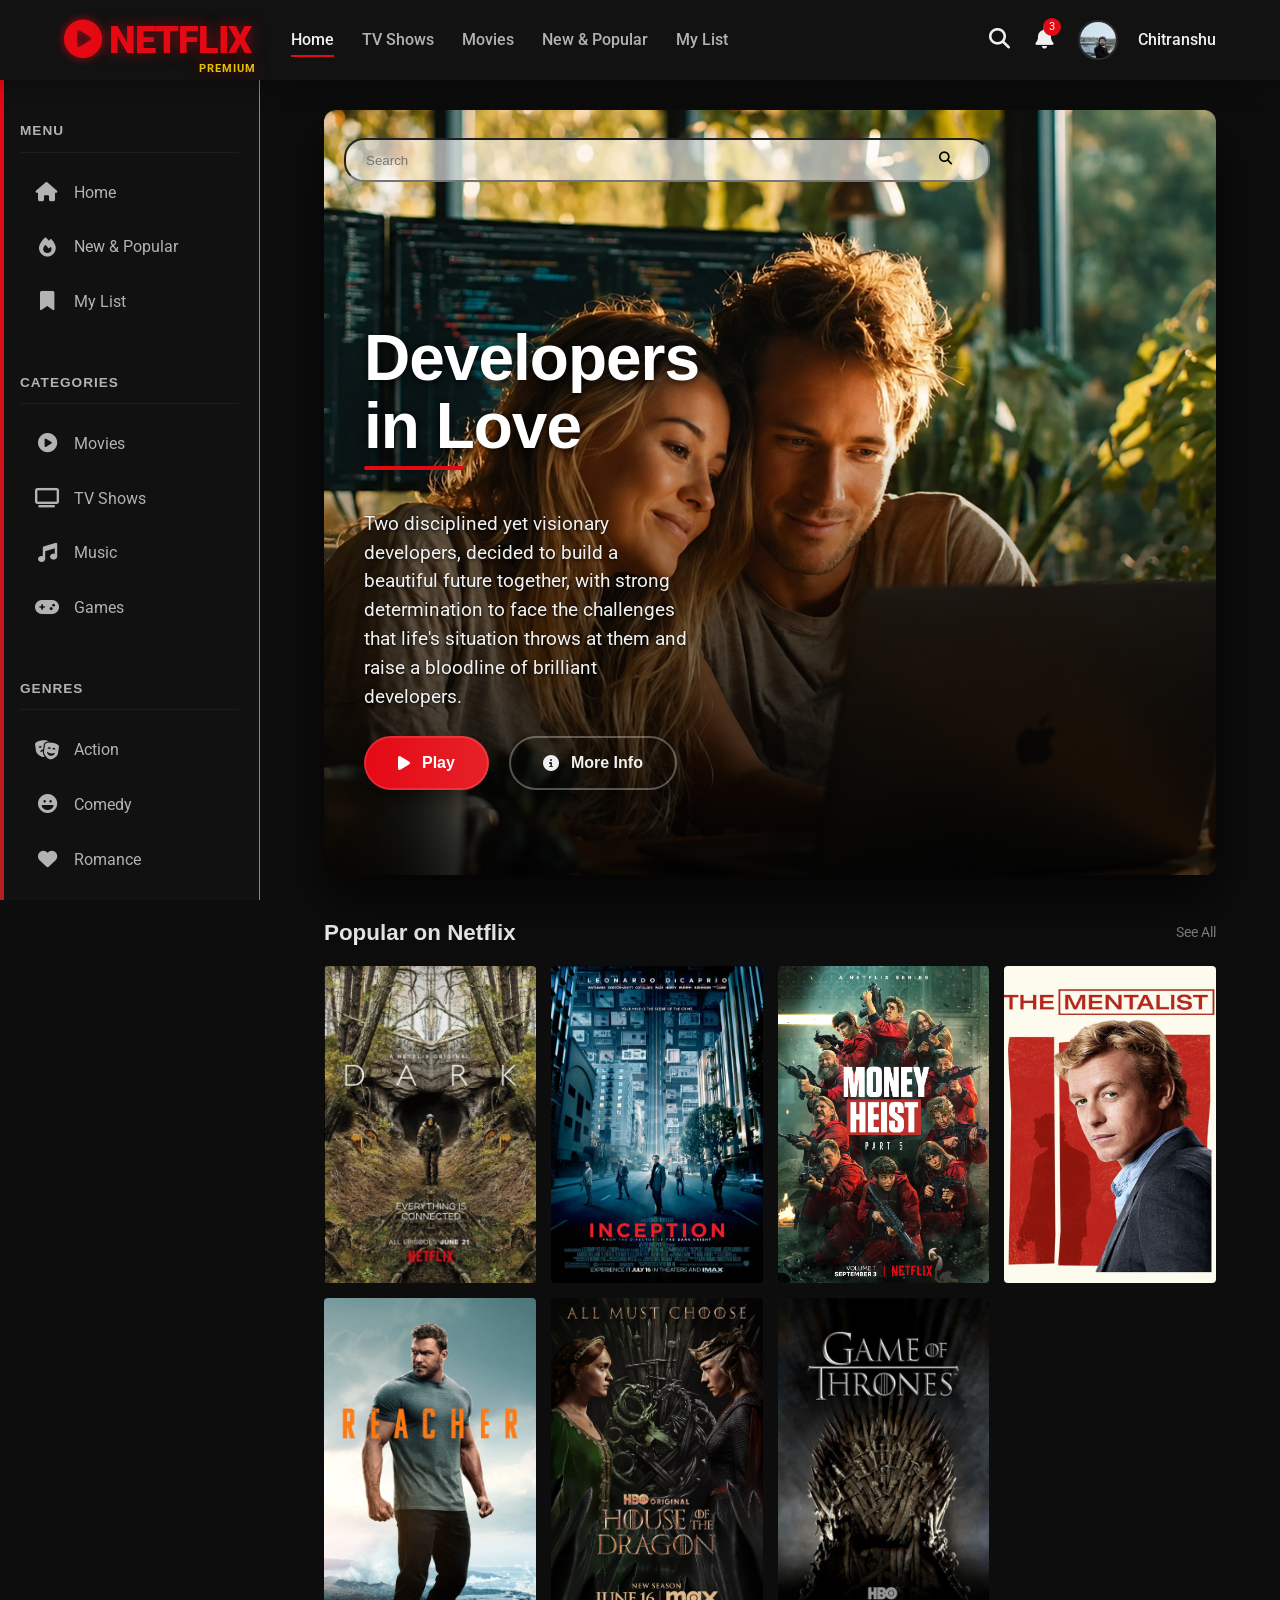
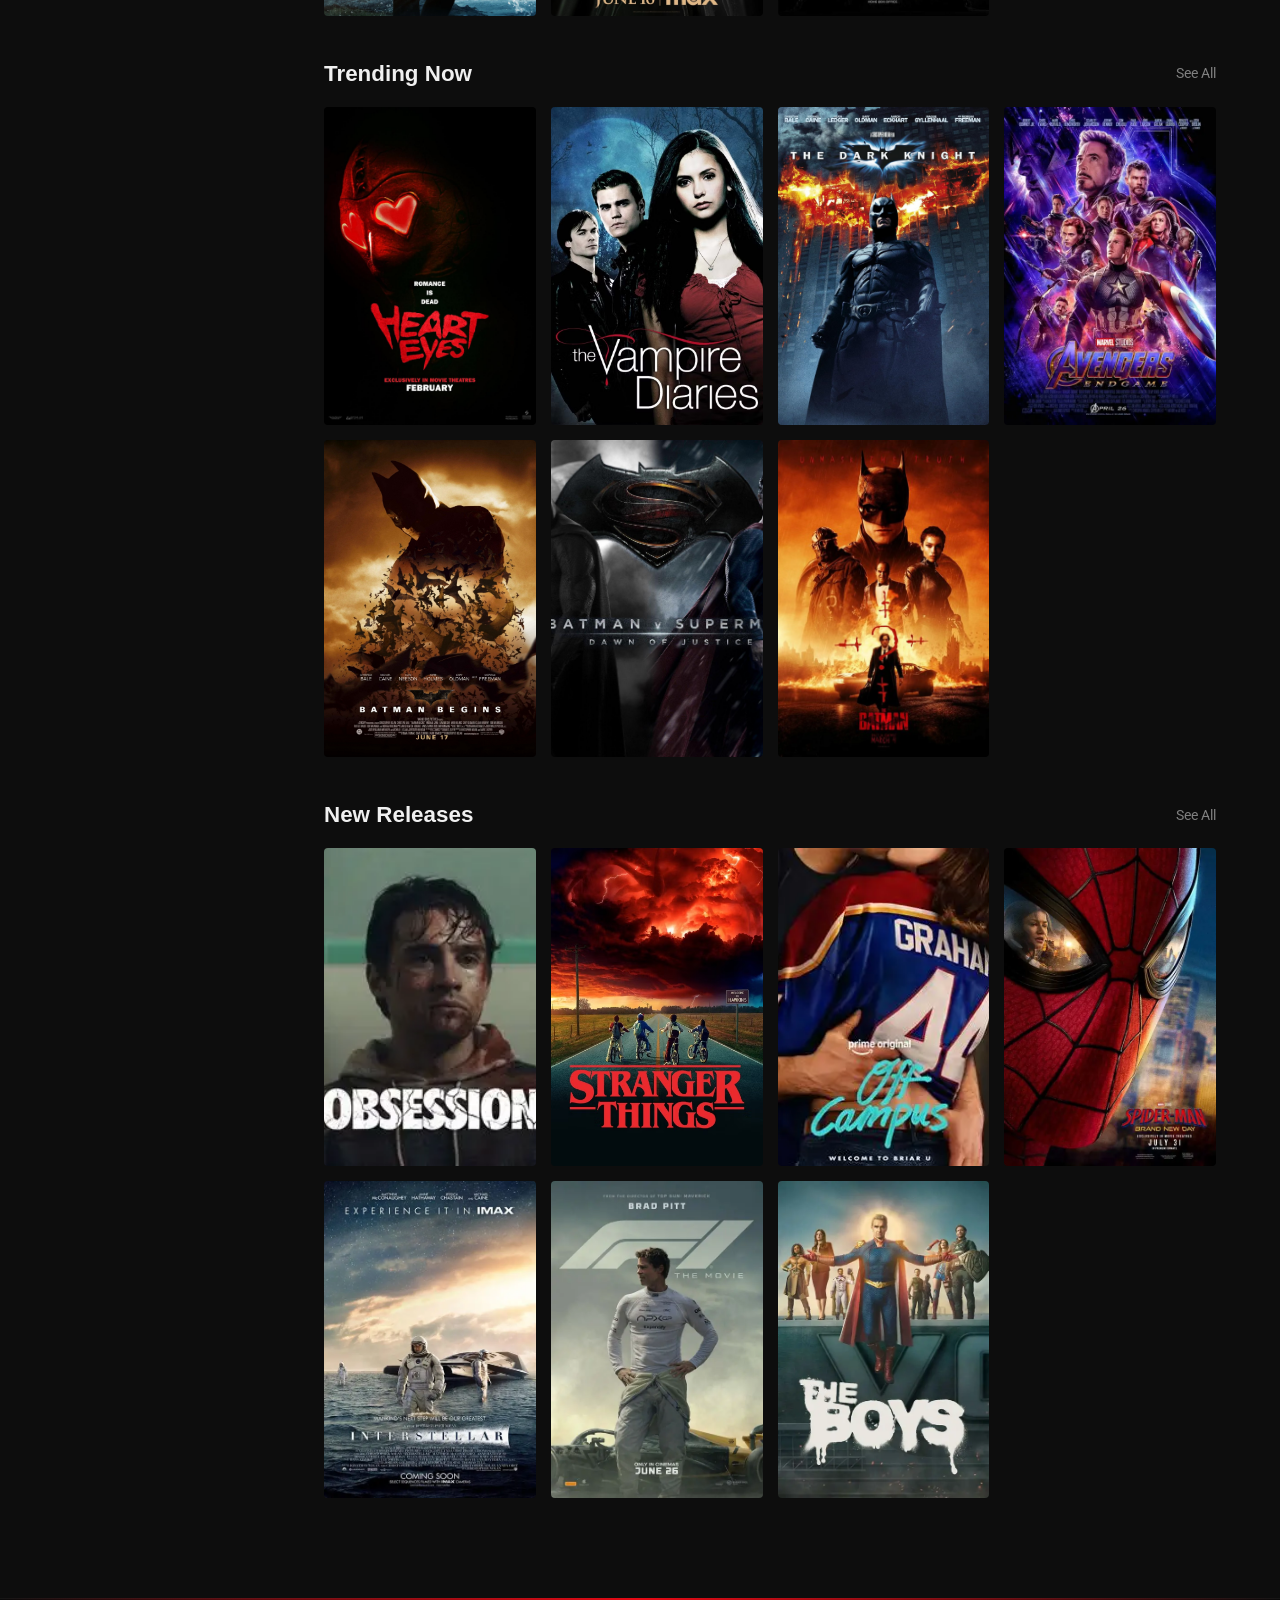
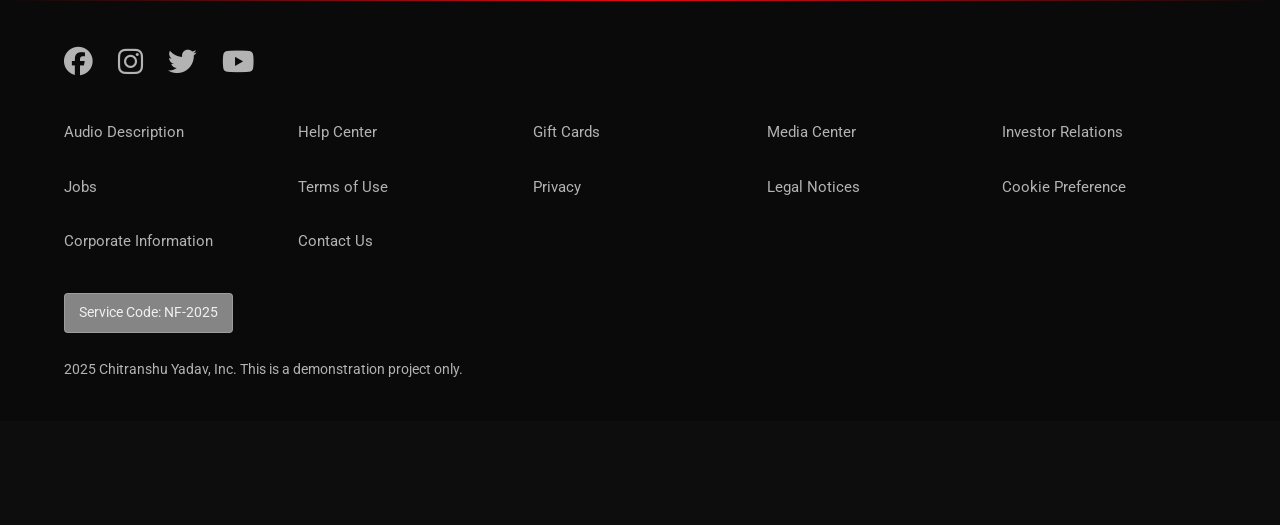
<file: index.html>
<!DOCTYPE html>
<html lang="en">
<head>
    <meta charset="UTF-8">
    <meta name="viewport" content="width=device-width, initial-scale=1.0">
    <!-- < assets css style.css > -->
    <link rel="stylesheet" type="text/css" href="style.css">
    <title>Netflix Premium - By Chitranshu Yadav</title>
    <link rel="stylesheet" href="https://cdnjs.cloudflare.com/ajax/libs/font-awesome/6.4.0/css/all.min.css">
    <link href="https://fonts.googleapis.com/css2?faily=Montserrat:wght@400;500;600;700;800;900&family=Roboto:wght@300;400;500;700&display=swap"
     rel="stylesheet">
</head>
<body>
    <div class="dashboard-container">
          <!-- Every thing goes inside here -->
        <header class="header" id="header">
            <div class="header-left">
                <a href="#" class="logo">
                    <i class="fas fa-play-circle"></i>
                    NETFLIX
                </a>
                <button class="mobile-menu-btn">
                    <i class="fa-solid fa-bars"></i>
                </button>
                <div class="nav-menu">
                    <a href="#" class="active">Home</a>
                    <a href="#">TV Shows</a>
                    <a href="#">Movies</a>
                    <a href="#">New & Popular</a>
                    <a href="#">My List</a>
                </div>
            </div>
            <div class="user-menu">
                <div class="search-icon">
                    <i class="fas fa-search"></i>
                </div>
                <div class="notifications-icon">
                    <i class="fas fa-bell"></i>
                </div>
                <div class="user-profile">
                    <img src="Chitranshu.png" alt="user profile" srcset="">
                    <span>Chitranshu</span>
                </div>
            </div>
        </header>
        <!-- Main Content Area -->
         <div class="main-container">
            <aside class="sidebar">
                <div class="sidebar-section">
                    <h3> Menu </h3>
                    <a href="#" class="sidebar-link active">
                        <i class="fas fa-home"></i> Home
                    </a>
                    <a href="#" class="sidebar-link active">
                        <i class="fas fa-fire"></i> New & Popular
                    </a>
                    <a href="#" class="sidebar-link active">
                        <i class="fas fa-bookmark"></i> My List
                    </a>
                </div>
                <div class="sidebar-section">
                    <h3> Categories </h3>
                    <a href="#" class="sidebar-link active">
                        <i class="fas fa-play-circle"></i> Movies
                    </a>
                    <a href="#" class="sidebar-link active">
                        <i class="fas fa-tv"></i> TV Shows
                    </a>
                    <a href="#" class="sidebar-link active">
                        <i class="fas fa-music"></i> Music
                    </a>
                    <a href="#" class="sidebar-link active">
                        <i class="fas fa-gamepad"></i> Games
                    </a>
                </div>
                <div class="sidebar-section">
                    <h3> Genres </h3>
                    <a href="#" class="sidebar-link active">
                        <i class="fas fa-theater-masks"></i> Action
                    </a>
                    <a href="#" class="sidebar-link active">
                        <i class="fas fa-laugh"></i> Comedy
                    </a>
                    <a href="#" class="sidebar-link active">
                        <i class="fas fa-heart"></i> Romance
                    </a>
                    <a href="#" class="sidebar-link active">
                        <i class="fas fa-ghost"></i> Horror
                    </a>
                    <a href="#" class="sidebar-link active">
                        <i class="fas fa-rocket"></i> Sci-Fi
                    </a>
                </div>
                <div class="sidebar-section">
                    <h3> My Favorites </h3>
                    <a href="#" class="sidebar-link active">
                        <i class="fas fa-home"></i> Saved Titles
                    </a>
                    <a href="#" class="sidebar-link active">
                        <i class="fas fa-fire"></i> Recently Watched
                    </a>
                    <a href="#" class="sidebar-link active">
                        <i class="fas fa-bookmark"></i> Top Rated
                    </a>
                </div>
            </aside>
            <!-- Main content container -->
             <main class="main">
                <!-- Hero Banner -->
                 <div class="hero-banner-container">
                <form class="hero-search-bar" action="https://watch-v2.autoembed.app/search" method="GET">
                    <input class="search-bar" type="text" name="q" placeholder="Search">
                    <button class="search-btn" type="submit"><i class="fas fa-search"></i></button>
                </form>
                 <div class="hero-bg"></div>
                 <div class="hero-content">
                    <h1 class="hero-title"> Developers in Love</h1>
                    <p class="hero-description">Two disciplined yet visionary developers, decided to build
                        a beautiful future together, with strong determination to face the challenges that life's situation throws at them
                        and raise a bloodline of brilliant developers.
                    </p>
                    <div class="hero-actions">
                        <button class="btn btn-play">
                            <i class="fas fa-play"></i> Play
                        </button>
                        <button class="btn btn-info">
                            <i class="fas fa-info-circle"></i> More Info
                        </button>
                    </div>
                 </div>
                 </div>

                 <!-- Mobile Hero Banner -->
                  <div class="mobile-hero-banner">
                    <div class="mobile-hero-bg"></div>
                    <div class="mobile-hero-content">
                        <h1 class="mobile-hero-title">Queen's Gambit</h1>
                        <p class="mobile-hero-description">When a young girl, learns how to play chess like crazy vanishes, a small 
                            town uncovers a mystery involving secret experiments.
                        </p>
                        <div class="mobile-hero-actions">
                            <a style="text-decoration: none;" href="https://watch-v2.autoembed.app/tv/87739"><button class="mobile-btn mobile-btn-play">
                                <i class="fas fa-play"></i>Play
                            </button></a>
                            <button class="mobile-btn mobile-btn-info">
                                <i class="fas fa-info-circle"></i>More Info
                            </button>
                        </div>
                        <div class="mobile-hero-badge">
                            <i class="fas fa-star"></i>8.7/10. New Season
                        </div>
                    </div>
                  </div>



                 <!-- Content Row -->
                  <section class="content-row">
                    <div class="row-header">
                        <h2 class="row-title"> Popular on Netflix</h2>
                        <a herf="#" class="see-all">See All</a>
                    </div>
                    <div class="content-grid">
                        <div class="content-card">
                            <a class="anchor-tag" href="https://watch-v2.autoembed.app/tv/70523">
                                <img src="netflix-new/Dark.png" alt="Movie" srcset=""></a>
                            <div class="card-overlay">
                                <div class="card-title">Dark</div>
                                <div class="card-info">
                                    <div class="card-rating">
                                        <i class="fas fa-star"></i>8.7
                                    </div>
                                    <div>2017-2020</div>
                                </div>
                            </div>
                        </div>
                        <!-- More Content Cards -->
                         <div class="content-card">
                            <a class="anchor-tag" href="https://watch-v2.autoembed.app/movie/27205">
                            <img src="netflix-new/Inception.png" alt="" srcset=""></a>
                            <div class="card-overlay">
                                <div class="card-title">Inception</div>
                                <div class="card-info">
                                    <div class="card-rating">
                                        <i class="fas fa-star"></i>8.8
                                    </div>
                                    <div>2010</div>
                                </div>
                            </div>
                        </div>
                        <div class="content-card">
                            <a class="anchor-tag" href="https://watch-v2.autoembed.app/tv/71446"><img src="netflix-new/money-hiest" alt="Movie" srcset=""></a>
                            <div class="card-overlay">
                                <div class="card-title">Money Hiest</div>
                                <div class="card-info">
                                    <div class="card-rating">
                                        <i class="fas fa-star"></i>8.2
                                    </div>
                                    <div>2017-21</div>
                                </div>
                            </div>
                        </div>
                        <div class="content-card">
                            <a class="anchor-tag" href="https://watch-v2.autoembed.app/tv/5920"><img src="netflix-new/mentalist" alt="Movie" srcset=""></a>
                            <div class="card-overlay">
                                <div class="card-title">The Mentalist</div>
                                <div class="card-info">
                                    <div class="card-rating">
                                        <i class="fas fa-star"></i>8.2
                                    </div>
                                    <div>2008-15</div>
                                </div>
                            </div>
                        </div>
                        <div class="content-card">
                            <a class="anchor-tag" href="https://watch-v2.autoembed.app/tv/108978"><img src="netflix-new/Reacher" alt="Movie" srcset=""></a>
                            <div class="card-overlay">
                                <div class="card-title">Reacher</div>
                                <div class="card-info">
                                    <div class="card-rating">
                                        <i class="fas fa-star"></i>8.0
                                    </div>
                                    <div>2022-25</div>
                                </div>
                            </div>
                        </div>
                        <div class="content-card">
                            <a class="anchor-tag" href="https://watch-v2.autoembed.app/tv/94997"><img src="netflix-new/House-of-dragon" alt="Movie" srcset=""></a>
                            <div class="card-overlay">
                                <div class="card-title">House of the dragon</div>
                                <div class="card-info">
                                    <div class="card-rating">
                                        <i class="fas fa-star"></i>8.3
                                    </div>
                                    <div>2022-26</div>
                                </div>
                            </div>
                        </div>
                        <div class="content-card">
                            <a class="anchor-tag" href="https://watch-v2.autoembed.app/tv/1399"><img src="netflix-new/GOT" alt="Movie" srcset=""></a>
                            <div class="card-overlay">
                                <div class="card-title">Game of Thrones</div>
                                <div class="card-info">
                                    <div class="card-rating">
                                        <i class="fas fa-star"></i>9.2
                                    </div>
                                    <div>2011-19</div>
                                </div>
                            </div>
                        </div>
                    </div>
                  </section>
                  <section class="content-row">
                    <div class="row-header">
                        <h2 class="row-title"> Trending Now</h2>
                        <a herf="#" class="see-all">See All</a>
                    </div>
                    <div class="content-grid">
                        <div class="content-card">
                            <a class="anchor-tag" href="https://watch-v2.autoembed.app/movie/1302916"><img src="netflix-new/Heart Eyes.jpg" alt="Movie" srcset=""></a>
                            <div class="card-overlay">
                                <div class="card-title">Heart Eyes</div>
                                <div class="card-info">
                                    <div class="card-rating">
                                        <i class="fas fa-star"></i>6
                                    </div>
                                    <div>2025</div>
                                </div>
                            </div>
                        </div>
                        <!-- More Content Cards -->
                         <div class="content-card">
                            <a class="anchor-tag" href="https://watch-v2.autoembed.app/tv/18165"><img src="netflix-new/the-vampire-diaries" alt="Movie" srcset=""></a>
                            <div class="card-overlay">
                                <div class="card-title">The Vampire Diaries</div>
                                <div class="card-info">
                                    <div class="card-rating">
                                        <i class="fas fa-star"></i>7.7
                                    </div>
                                    <div>2009-17</div>
                                </div>
                            </div>
                        </div>
                        <div class="content-card">
                            <a class="anchor-tag" href="https://watch-v2.autoembed.app/movie/155"><img src="netflix-new/The Dark Knight" alt="Movie" srcset=""></a>
                            <div class="card-overlay">
                                <div class="card-title">The Dark Knight</div>
                                <div class="card-info">
                                    <div class="card-rating">
                                        <i class="fas fa-star"></i>9.1
                                    </div>
                                    <div>2008</div>
                                </div>
                            </div>
                        </div>
                        <div class="content-card">
                            <a class="anchor-tag" href="https://watch-v2.autoembed.app/movie/299534"><img src="netflix-new/Avengers Endgame" alt="Movie" srcset=""></a>
                            <div class="card-overlay">
                                <div class="card-title">Avengers Endgame</div>
                                <div class="card-info">
                                    <div class="card-rating">
                                        <i class="fas fa-star"></i>8.4
                                    </div>
                                    <div>2019</div>
                                </div>
                            </div>
                        </div>
                        <div class="content-card">
                            <a class="anchor-tag" href="https://watch-v2.autoembed.app/movie/272"><img src="netflix-new/Batman Begins" alt="Movie" srcset=""></a>
                            <div class="card-overlay">
                                <div class="card-title">Batman Begins</div>
                                <div class="card-info">
                                    <div class="card-rating">
                                        <i class="fas fa-star"></i>8.2
                                    </div>
                                    <div>2005</div>
                                </div>
                            </div>
                        </div>
                        <div class="content-card">
                            <a class="anchor-tag" href="https://watch-v2.autoembed.app/movie/209112"><img src="netflix-new/Batman-Superman" alt="Movie" srcset=""></a>
                            <div class="card-overlay">
                                <div class="card-title">Batman v Superman: Dawn of Justice</div>
                                <div class="card-info">
                                    <div class="card-rating">
                                        <i class="fas fa-star"></i>6.4
                                    </div>
                                    <div>2016</div>
                                </div>
                            </div>
                        </div>
                        <div class="content-card">
                            <a class="anchor-tag" href="https://watch-v2.autoembed.app/movie/414906"><img src="netflix-new/The Batman" alt="Movie" srcset=""></a>
                            <div class="card-overlay">
                                <div class="card-title">The Batman</div>
                                <div class="card-info">
                                    <div class="card-rating">
                                        <i class="fas fa-star"></i>7.8
                                    </div>
                                    <div>2022</div>
                                </div>
                            </div>
                        </div>
                    </div>
                  </section>
                  <section class="content-row">
                    <div class="row-header">
                        <h2 class="row-title"> New Releases</h2>
                        <a herf="#" class="see-all">See All</a>
                    </div>
                    <div class="content-grid">
                        <div class="content-card">
                            <a class="anchor-tag" href="https://watch-v2.autoembed.app/movie/1339713"><img src="netflix-new/Obsession" alt="Movies" srcset=""></a>
                            <div class="card-overlay">
                                <div class="card-title">Obsession</div>
                                <div class="card-info">
                                    <div class="card-rating">
                                        <i class="fas fa-star"></i>8.6
                                    </div>
                                    <div>2026</div>
                                </div>
                            </div>
                        </div>
                        <!-- More Content Cards -->
                         <div class="content-card">
                            <a class="anchor-tag" href="https://watch-v2.autoembed.app/tv/66732"><img src="netflix-new/Stranger Things" alt="Movies" srcset=""></a>
                            <div class="card-overlay">
                                <div class="card-title">Stranger Things</div>
                                <div class="card-info">
                                    <div class="card-rating">
                                        <i class="fas fa-star"></i>8.6
                                    </div>
                                    <div>2016-25</div>
                                </div>
                            </div>
                        </div>
                        <div class="content-card">
                           <a href="https://watch-v2.autoembed.app/tv/273240"> <img src="netflix-new/Off-Campus" alt="Movies" srcset=""></a>
                            <div class="card-overlay">
                                <div class="card-title">Off-campus</div>
                                <div class="card-info">
                                    <div class="card-rating">
                                        <i class="fas fa-star"></i>7.9
                                    </div>
                                    <div>2026</div>
                                </div>
                            </div>
                        </div>
                        <div class="content-card">
                            <a class="anchor-tag" href="https://watch-v2.autoembed.app/movie/969681"><img src="netflix-new/Spider-man" alt="Movies" srcset=""></a>
                            <div class="card-overlay">
                                <div class="card-title">Spider-Man: Brand New Day</div>
                                <div class="card-info">
                                    <div class="card-rating">
                                        <i class="fas fa-star"></i>....
                                    </div>
                                    <div>2026</div>
                                </div>
                            </div>
                        </div>
                        <div class="content-card">
                            <a class="anchor-tag" href="https://watch-v2.autoembed.app/movie/157336"><img src="netflix-new/Interstellar" alt="Movies" srcset=""></a>
                            <div class="card-overlay">
                                <div class="card-title">Interstellar</div>
                                <div class="card-info">
                                    <div class="card-rating">
                                        <i class="fas fa-star"></i>8.7
                                    </div>
                                    <div>2014</div>
                                </div>
                            </div>
                        </div>
                        <div class="content-card">
                            <a class="anchor-tag" href="https://watch-v2.autoembed.app/movie/911430"><img src="netflix-new/F1" alt="Movies" srcset=""></a>
                            <div class="card-overlay">
                                <div class="card-title">F1</div>
                                <div class="card-info">
                                    <div class="card-rating">
                                        <i class="fas fa-star"></i>7.6
                                    </div>
                                    <div>2025</div>
                                </div>
                            </div>
                        </div>
                        <div class="content-card">
                            <a class="anchor-tag" href="https://watch-v2.autoembed.app/tv/76479"><img src="netflix-new/The Boys" alt="Movies" srcset=""></a>
                            <div class="card-overlay">
                                <div class="card-title">The Boys</div>
                                <div class="card-info">
                                    <div class="card-rating">
                                        <i class="fas fa-star"></i>8.5
                                    </div>
                                    <div>2019-26</div>
                                </div>
                            </div>
                        </div>
                    </div>
                  </section>
                  </div>
             </main>
         </div>
<!-- Footer -->
 <footer class="footer">
    <div class="social-links">
        <a href="#"><i class="fab fa-facebook"></i></a>
        <a href="#"><i class="fab fa-instagram"></i></a>
        <a href="#"><i class="fab fa-twitter"></i></a>
        <a href="#"><i class="fab fa-youtube"></i></a>
    </div>
    <div class="footer-links">
        <a href="#">Audio Description</a>
        <a href="#">Help Center</a>
        <a href="#">Gift Cards</a>
        <a href="#">Media Center</a>
        <a href="#">Investor Relations</a>
        <a href="#">Jobs</a>
        <a href="#">Terms of Use</a>
        <a href="#">Privacy</a>
        <a href="#">Legal Notices</a>
        <a href="#">Cookie Preference</a>
        <a href="#">Corporate Information</a>
        <a href="#">Contact Us</a>
    </div>
    <div class="service-code">Service Code: NF-2025</div>
    <div class="copyright">2025 Chitranshu Yadav, Inc. This is a demonstration project only.</div>
 </footer>
                    <form style="position: sticky; bottom: 20px; left: 30px;" class="mobile-hero-search-bar" action="https://watch-v2.autoembed.app/search" method="GET">
                        <input class="mobile-search-bar" type="text" name="q" placeholder="Search">
                        <button class="mobile-search-btn" type="submit"><i class="fas fa-search"></i></button>
                    </form>

    </div>
    <script type="text/javascript" src="script.js"></script>
</body>
</html>
</file>
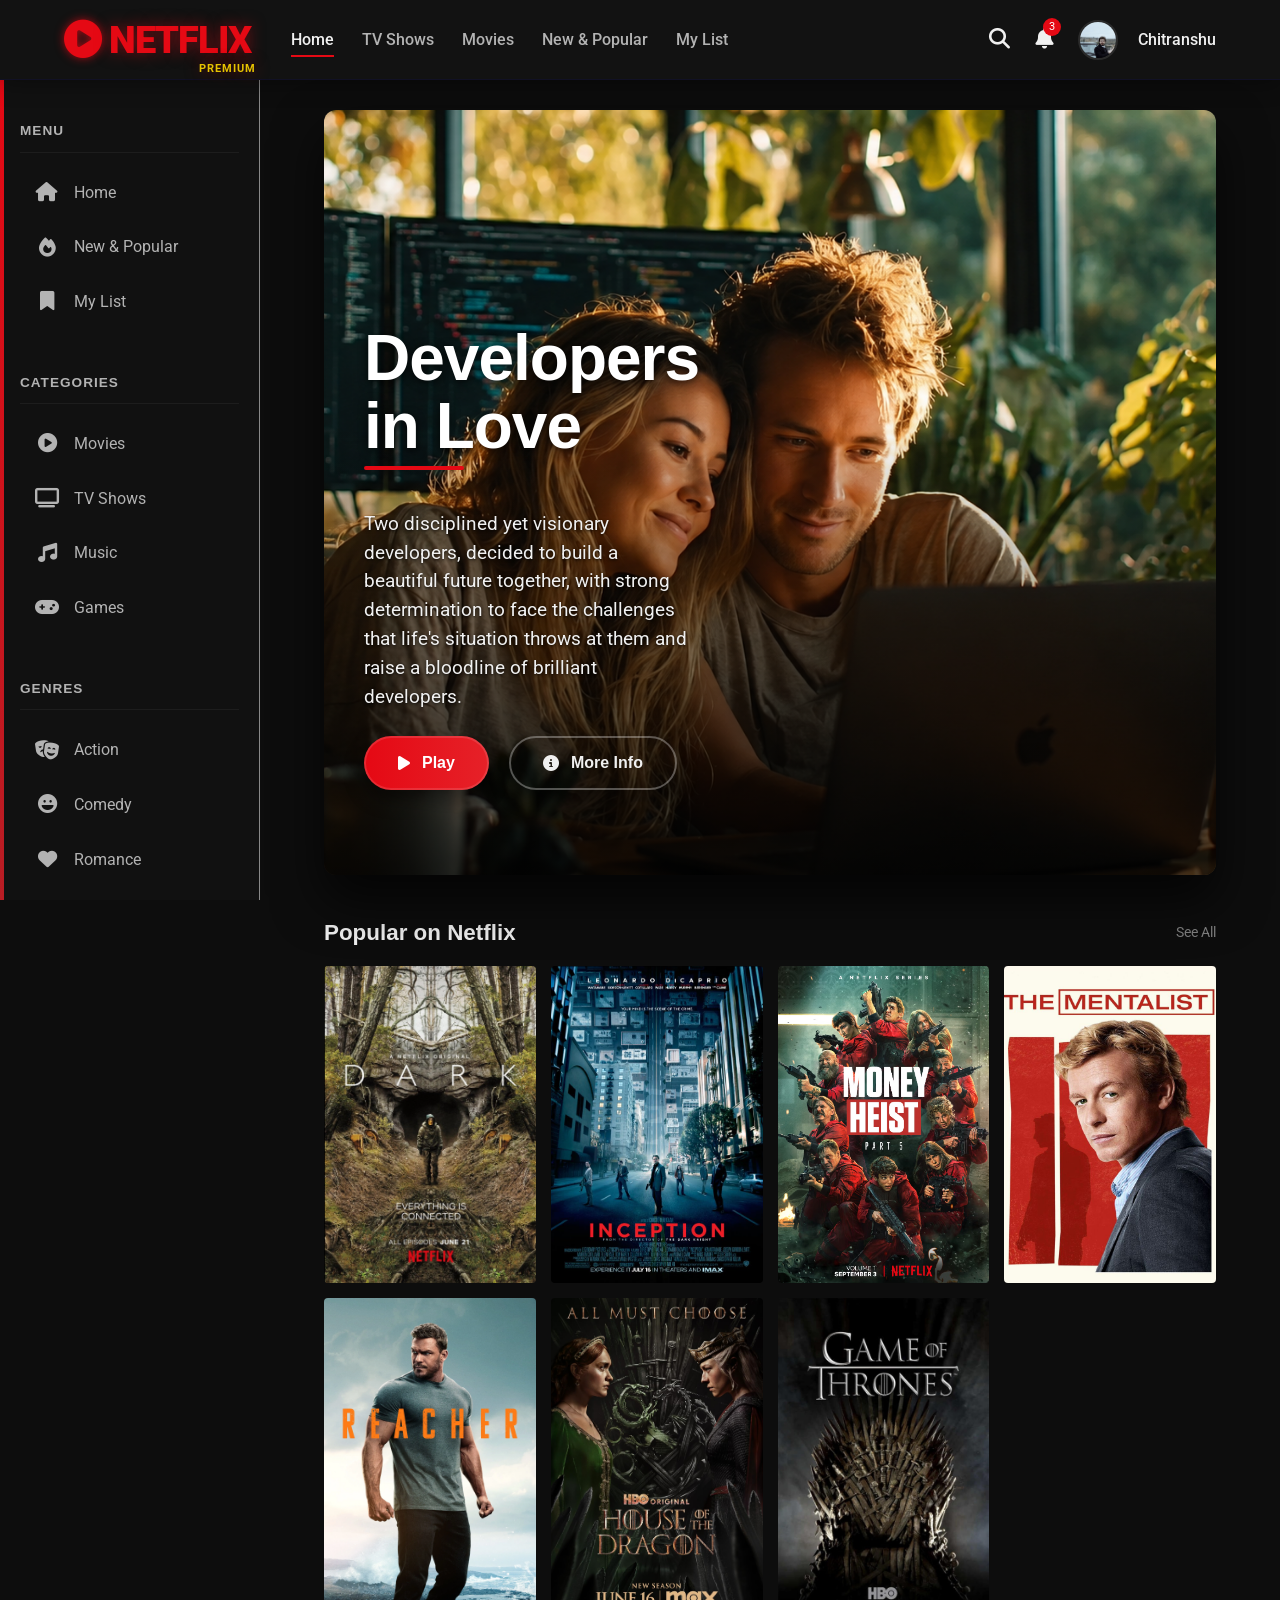
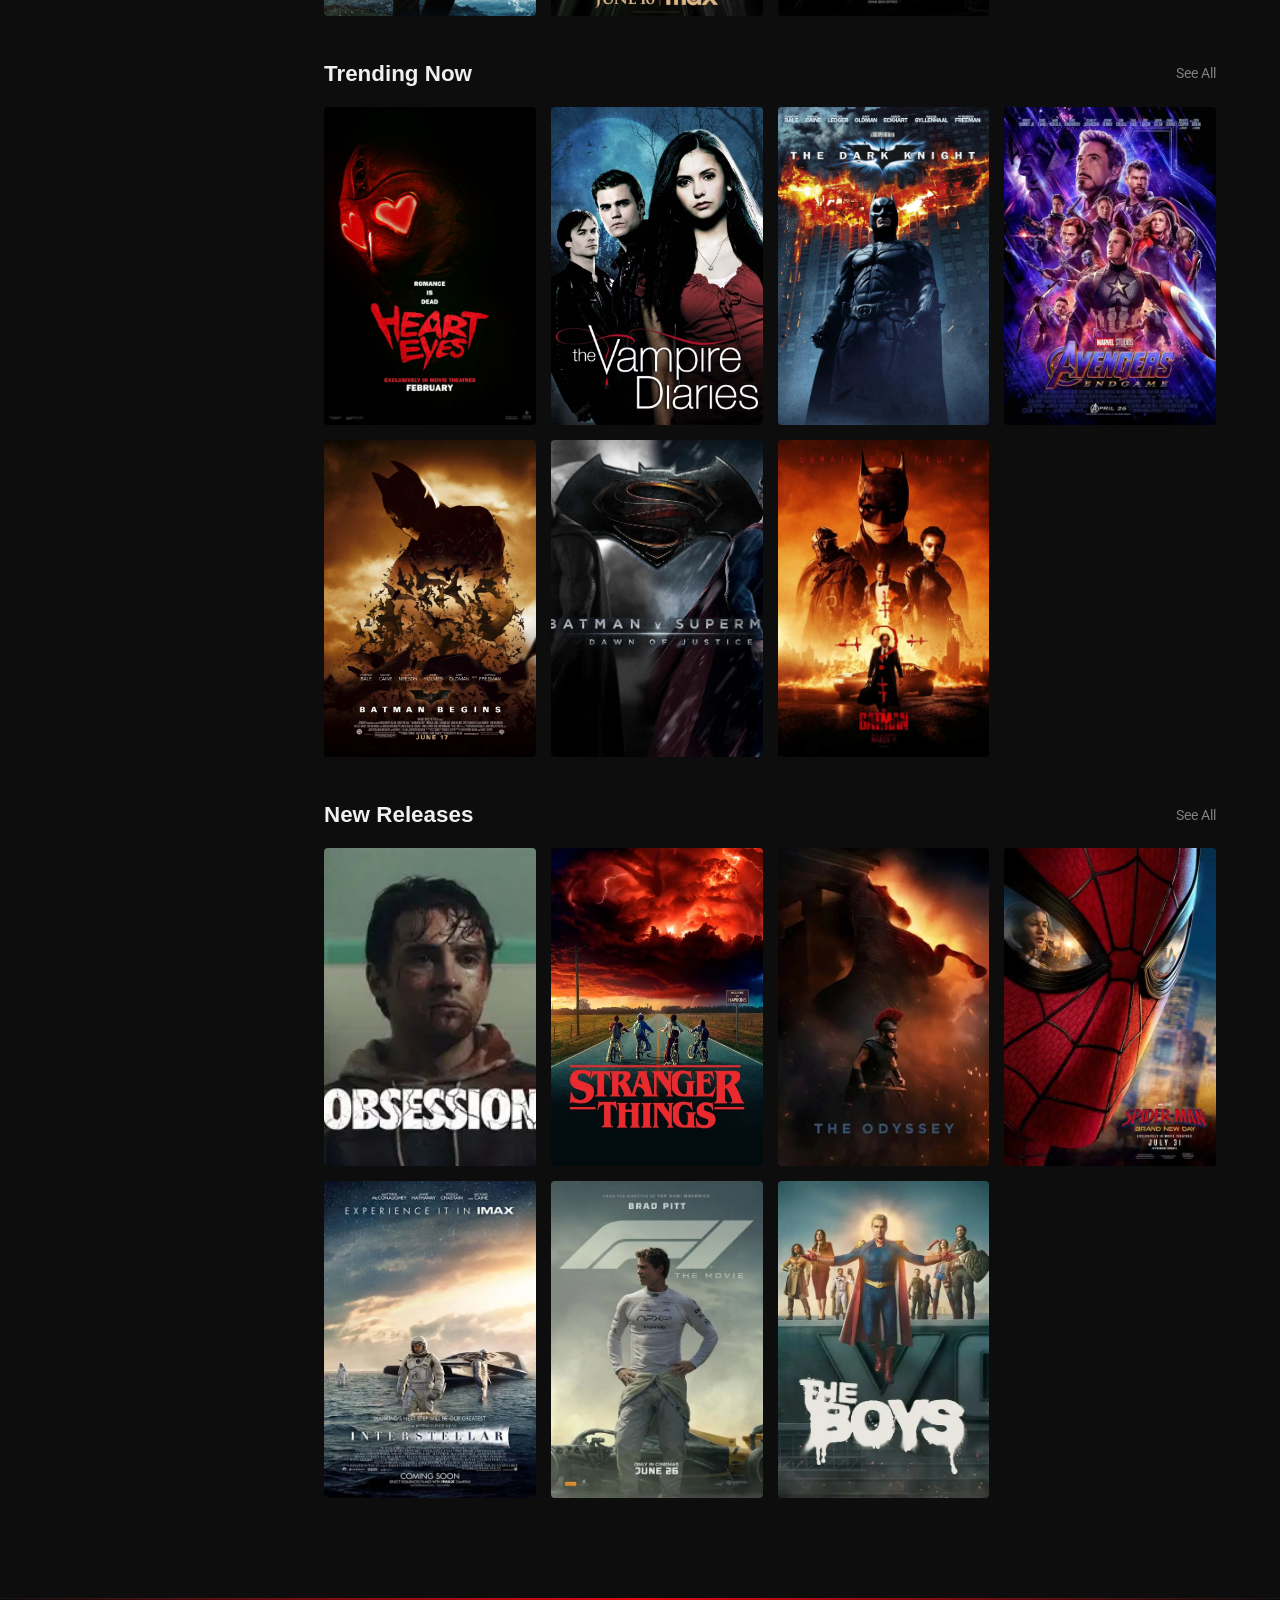
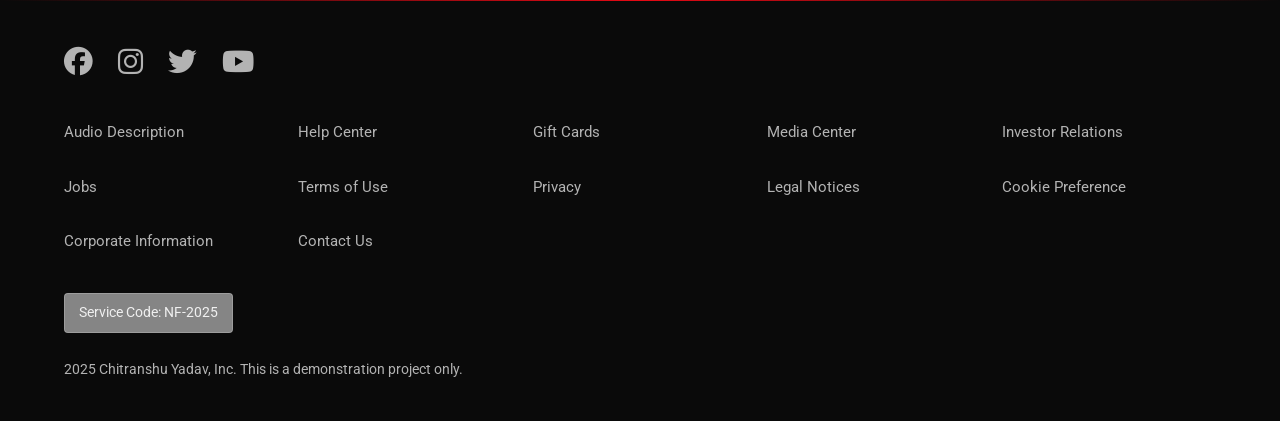
<file: Netflix/index.html>
<!DOCTYPE html>
<html lang="en">
<head>
    <meta charset="UTF-8">
    <meta name="viewport" content="width=device-width, initial-scale=1.0">
    <!-- < assets css style.css > -->
    <link rel="stylesheet" type="text/css" href="assets/css/style.css">
    <title>Netflix Premium - By Chitranshu Yadav</title>
    <link rel="stylesheet" href="https://cdnjs.cloudflare.com/ajax/libs/font-awesome/6.4.0/css/all.min.css">
    <link href="https://fonts.googleapis.com/css2?faily=Montserrat:wght@400;500;600;700;800;900&family=Roboto:wght@300;400;500;700&display=swap"
     rel="stylesheet">
</head>
<body>
    <div class="dashboard-container">
          <!-- Every thing goes inside here -->
        <header class="header" id="header">
            <div class="header-left">
                <a href="#" class="logo">
                    <i class="fas fa-play-circle"></i>
                    NETFLIX
                </a>
                <button class="mobile-menu-btn">
                    <i class="fa-solid fa-bars"></i>
                </button>
                <div class="nav-menu">
                    <a href="#" class="active">Home</a>
                    <a href="#">TV Shows</a>
                    <a href="#">Movies</a>
                    <a href="#">New & Popular</a>
                    <a href="#">My List</a>
                </div>
            </div>
            <div class="user-menu">
                <div class="search-icon">
                    <i class="fas fa-search"></i>
                </div>
                <div class="notifications-icon">
                    <i class="fas fa-bell"></i>
                </div>
                <div class="user-profile">
                    <img src="assets/images/Chitranshu.png" alt="user profile" srcset="">
                    <span>Chitranshu</span>
                </div>
            </div>
        </header>
        <!-- Main Content Area -->
         <div class="main-container">
            <aside class="sidebar">
                <div class="sidebar-section">
                    <h3> Menu </h3>
                    <a href="#" class="sidebar-link active">
                        <i class="fas fa-home"></i> Home
                    </a>
                    <a href="#" class="sidebar-link active">
                        <i class="fas fa-fire"></i> New & Popular
                    </a>
                    <a href="#" class="sidebar-link active">
                        <i class="fas fa-bookmark"></i> My List
                    </a>
                </div>
                <div class="sidebar-section">
                    <h3> Categories </h3>
                    <a href="#" class="sidebar-link active">
                        <i class="fas fa-play-circle"></i> Movies
                    </a>
                    <a href="#" class="sidebar-link active">
                        <i class="fas fa-tv"></i> TV Shows
                    </a>
                    <a href="#" class="sidebar-link active">
                        <i class="fas fa-music"></i> Music
                    </a>
                    <a href="#" class="sidebar-link active">
                        <i class="fas fa-gamepad"></i> Games
                    </a>
                </div>
                <div class="sidebar-section">
                    <h3> Genres </h3>
                    <a href="#" class="sidebar-link active">
                        <i class="fas fa-theater-masks"></i> Action
                    </a>
                    <a href="#" class="sidebar-link active">
                        <i class="fas fa-laugh"></i> Comedy
                    </a>
                    <a href="#" class="sidebar-link active">
                        <i class="fas fa-heart"></i> Romance
                    </a>
                    <a href="#" class="sidebar-link active">
                        <i class="fas fa-ghost"></i> Horror
                    </a>
                    <a href="#" class="sidebar-link active">
                        <i class="fas fa-rocket"></i> Sci-Fi
                    </a>
                </div>
                <div class="sidebar-section">
                    <h3> My Favorites </h3>
                    <a href="#" class="sidebar-link active">
                        <i class="fas fa-home"></i> Saved Titles
                    </a>
                    <a href="#" class="sidebar-link active">
                        <i class="fas fa-fire"></i> Recently Watched
                    </a>
                    <a href="#" class="sidebar-link active">
                        <i class="fas fa-bookmark"></i> Top Rated
                    </a>
                </div>
            </aside>
            <!-- Main content container -->
             <main class="main">
                <!-- Hero Banner -->
                 <div class="hero-banner-container">
                 <div class="hero-bg"></div>
                 <div class="hero-content">
                    <h1 class="hero-title"> Developers in Love</h1>
                    <p class="hero-description">Two disciplined yet visionary developers, decided to build
                        a beautiful future together, with strong determination to face the challenges that life's situation throws at them
                        and raise a bloodline of brilliant developers.
                    </p>
                    <div class="hero-actions">
                        <button class="btn btn-play">
                            <i class="fas fa-play"></i> Play
                        </button>
                        <button class="btn btn-info">
                            <i class="fas fa-info-circle"></i> More Info
                        </button>
                    </div>
                 </div>
                 </div>

                 <!-- Mobile Hero Banner -->
                  <div class="mobile-hero-banner">
                    <div class="mobile-hero-bg"></div>
                    <div class="mobile-hero-content">
                        <h1 class="mobile-hero-title">Queen's Gambit</h1>
                        <p class="mobile-hero-description">When a young girl, learns how to play chess like crazy vanishes, a small 
                            town uncovers a mystery involving secret experiments.
                        </p>
                        <div class="mobile-hero-actions">
                            <button class="mobile-btn mobile-btn-play">
                                <i class="fas fa-play"></i>Play
                            </button>
                            <button class="mobile-btn mobile-btn-info">
                                <i class="fas fa-info-circle"></i>More Info
                            </button>
                        </div>
                        <div class="mobile-hero-badge">
                            <i class="fas fa-star"></i>8.7/10. New Season
                        </div>
                    </div>
                  </div>



                 <!-- Content Row -->
                  <section class="content-row">
                    <div class="row-header">
                        <h2 class="row-title"> Popular on Netflix</h2>
                        <a herf="#" class="see-all">See All</a>
                    </div>
                    <div class="content-grid">
                        <div class="content-card">
                            <img src="assets/images/netflix-new/Dark.png" alt="Movie" srcset="">
                            <div class="card-overlay">
                                <div class="card-title">Dark</div>
                                <div class="card-info">
                                    <div class="card-rating">
                                        <i class="fas fa-star"></i>8.7
                                    </div>
                                    <div>2017-2020</div>
                                </div>
                            </div>
                        </div>
                        <!-- More Content Cards -->
                         <div class="content-card">
                            <img src="assets/images/netflix-new/Inception.png" alt="" srcset="">
                            <div class="card-overlay">
                                <div class="card-title">Inception</div>
                                <div class="card-info">
                                    <div class="card-rating">
                                        <i class="fas fa-star"></i>8.8
                                    </div>
                                    <div>2010</div>
                                </div>
                            </div>
                        </div>
                        <div class="content-card">
                            <img src="assets/images/netflix-new/money-hiest" alt="Movie" srcset="">
                            <div class="card-overlay">
                                <div class="card-title">Money Hiest</div>
                                <div class="card-info">
                                    <div class="card-rating">
                                        <i class="fas fa-star"></i>8.2
                                    </div>
                                    <div>2017-21</div>
                                </div>
                            </div>
                        </div>
                        <div class="content-card">
                            <img src="assets/images/netflix-new/mentalist" alt="Movie" srcset="">
                            <div class="card-overlay">
                                <div class="card-title">The Mentalist</div>
                                <div class="card-info">
                                    <div class="card-rating">
                                        <i class="fas fa-star"></i>8.2
                                    </div>
                                    <div>2008-15</div>
                                </div>
                            </div>
                        </div>
                        <div class="content-card">
                            <img src="assets/images/netflix-new/Reacher" alt="Movie" srcset="">
                            <div class="card-overlay">
                                <div class="card-title">Reacher</div>
                                <div class="card-info">
                                    <div class="card-rating">
                                        <i class="fas fa-star"></i>8.0
                                    </div>
                                    <div>2022-25</div>
                                </div>
                            </div>
                        </div>
                        <div class="content-card">
                            <img src="assets/images/netflix-new/House-of-dragon" alt="Movie" srcset="">
                            <div class="card-overlay">
                                <div class="card-title">House of the dragon</div>
                                <div class="card-info">
                                    <div class="card-rating">
                                        <i class="fas fa-star"></i>8.3
                                    </div>
                                    <div>2022-26</div>
                                </div>
                            </div>
                        </div>
                        <div class="content-card">
                            <img src="assets/images/netflix-new/GOT" alt="Movie" srcset="">
                            <div class="card-overlay">
                                <div class="card-title">Game of Thrones</div>
                                <div class="card-info">
                                    <div class="card-rating">
                                        <i class="fas fa-star"></i>9.2
                                    </div>
                                    <div>2011-19</div>
                                </div>
                            </div>
                        </div>
                    </div>
                  </section>
                  <section class="content-row">
                    <div class="row-header">
                        <h2 class="row-title"> Trending Now</h2>
                        <a herf="#" class="see-all">See All</a>
                    </div>
                    <div class="content-grid">
                        <div class="content-card">
                            <img src="assets/images/netflix-new/Heart Eyes.jpg" alt="Movie" srcset="">
                            <div class="card-overlay">
                                <div class="card-title">Heart Eyes</div>
                                <div class="card-info">
                                    <div class="card-rating">
                                        <i class="fas fa-star"></i>6
                                    </div>
                                    <div>2025</div>
                                </div>
                            </div>
                        </div>
                        <!-- More Content Cards -->
                         <div class="content-card">
                            <img src="assets/images/netflix-new/the-vampire-diaries" alt="Movie" srcset="">
                            <div class="card-overlay">
                                <div class="card-title">The Vampire Diaries</div>
                                <div class="card-info">
                                    <div class="card-rating">
                                        <i class="fas fa-star"></i>7.7
                                    </div>
                                    <div>2009-17</div>
                                </div>
                            </div>
                        </div>
                        <div class="content-card">
                            <img src="assets/images/netflix-new/The Dark Knight" alt="Movie" srcset="">
                            <div class="card-overlay">
                                <div class="card-title">The Dark Knight</div>
                                <div class="card-info">
                                    <div class="card-rating">
                                        <i class="fas fa-star"></i>9.1
                                    </div>
                                    <div>2008</div>
                                </div>
                            </div>
                        </div>
                        <div class="content-card">
                            <img src="assets/images/netflix-new/Avengers Endgame" alt="Movie" srcset="">
                            <div class="card-overlay">
                                <div class="card-title">Avengers Endgame</div>
                                <div class="card-info">
                                    <div class="card-rating">
                                        <i class="fas fa-star"></i>8.4
                                    </div>
                                    <div>2019</div>
                                </div>
                            </div>
                        </div>
                        <div class="content-card">
                            <img src="assets/images/netflix-new/Batman Begins" alt="Movie" srcset="">
                            <div class="card-overlay">
                                <div class="card-title">Batman Begins</div>
                                <div class="card-info">
                                    <div class="card-rating">
                                        <i class="fas fa-star"></i>8.2
                                    </div>
                                    <div>2005</div>
                                </div>
                            </div>
                        </div>
                        <div class="content-card">
                            <img src="assets/images/netflix-new/Batman-Superman" alt="Movie" srcset="">
                            <div class="card-overlay">
                                <div class="card-title">Batman v Superman: Dawn of Justice</div>
                                <div class="card-info">
                                    <div class="card-rating">
                                        <i class="fas fa-star"></i>6.4
                                    </div>
                                    <div>2016</div>
                                </div>
                            </div>
                        </div>
                        <div class="content-card">
                            <img src="assets/images/netflix-new/The Batman" alt="Movie" srcset="">
                            <div class="card-overlay">
                                <div class="card-title">The Batman</div>
                                <div class="card-info">
                                    <div class="card-rating">
                                        <i class="fas fa-star"></i>7.8
                                    </div>
                                    <div>2022</div>
                                </div>
                            </div>
                        </div>
                    </div>
                  </section>
                  <section class="content-row">
                    <div class="row-header">
                        <h2 class="row-title"> New Releases</h2>
                        <a herf="#" class="see-all">See All</a>
                    </div>
                    <div class="content-grid">
                        <div class="content-card">
                            <img src="assets/images/netflix-new/Obsession" alt="Movies" srcset="">
                            <div class="card-overlay">
                                <div class="card-title">Obsession</div>
                                <div class="card-info">
                                    <div class="card-rating">
                                        <i class="fas fa-star"></i>8.6
                                    </div>
                                    <div>2026</div>
                                </div>
                            </div>
                        </div>
                        <!-- More Content Cards -->
                         <div class="content-card">
                            <img src="assets/images/netflix-new/Stranger Things" alt="Movies" srcset="">
                            <div class="card-overlay">
                                <div class="card-title">Stranger Things</div>
                                <div class="card-info">
                                    <div class="card-rating">
                                        <i class="fas fa-star"></i>8.6
                                    </div>
                                    <div>2016-25</div>
                                </div>
                            </div>
                        </div>
                        <div class="content-card">
                            <img src="assets/images/netflix-new/The Odyssey" alt="Movies" srcset="">
                            <div class="card-overlay">
                                <div class="card-title">The Odyssey</div>
                                <div class="card-info">
                                    <div class="card-rating">
                                        <i class="fas fa-star"></i>....
                                    </div>
                                    <div>2026</div>
                                </div>
                            </div>
                        </div>
                        <div class="content-card">
                            <img src="assets/images/netflix-new/Spider-man" alt="Movies" srcset="">
                            <div class="card-overlay">
                                <div class="card-title">Spider-Man: Brand New Day</div>
                                <div class="card-info">
                                    <div class="card-rating">
                                        <i class="fas fa-star"></i>....
                                    </div>
                                    <div>2026</div>
                                </div>
                            </div>
                        </div>
                        <div class="content-card">
                            <img src="assets/images/netflix-new/Interstellar" alt="Movies" srcset="">
                            <div class="card-overlay">
                                <div class="card-title">Interstellar</div>
                                <div class="card-info">
                                    <div class="card-rating">
                                        <i class="fas fa-star"></i>8.7
                                    </div>
                                    <div>2014</div>
                                </div>
                            </div>
                        </div>
                        <div class="content-card">
                            <img src="assets/images/netflix-new/F1" alt="Movies" srcset="">
                            <div class="card-overlay">
                                <div class="card-title">F1</div>
                                <div class="card-info">
                                    <div class="card-rating">
                                        <i class="fas fa-star"></i>7.6
                                    </div>
                                    <div>2025</div>
                                </div>
                            </div>
                        </div>
                        <div class="content-card">
                            <img src="assets/images/netflix-new/The Boys" alt="Movies" srcset="">
                            <div class="card-overlay">
                                <div class="card-title">The Boys</div>
                                <div class="card-info">
                                    <div class="card-rating">
                                        <i class="fas fa-star"></i>8.5
                                    </div>
                                    <div>2019-26</div>
                                </div>
                            </div>
                        </div>
                    </div>
                  </section>
                  </div>
             </main>
         </div>
<!-- Footer -->
 <footer class="footer">
    <div class="social-links">
        <a href="#"><i class="fab fa-facebook"></i></a>
        <a href="#"><i class="fab fa-instagram"></i></a>
        <a href="#"><i class="fab fa-twitter"></i></a>
        <a href="#"><i class="fab fa-youtube"></i></a>
    </div>
    <div class="footer-links">
        <a href="#">Audio Description</a>
        <a href="#">Help Center</a>
        <a href="#">Gift Cards</a>
        <a href="#">Media Center</a>
        <a href="#">Investor Relations</a>
        <a href="#">Jobs</a>
        <a href="#">Terms of Use</a>
        <a href="#">Privacy</a>
        <a href="#">Legal Notices</a>
        <a href="#">Cookie Preference</a>
        <a href="#">Corporate Information</a>
        <a href="#">Contact Us</a>
    </div>
    <div class="service-code">Service Code: NF-2025</div>
    <div class="copyright">2025 Chitranshu Yadav, Inc. This is a demonstration project only.</div>
 </footer>

    </div>
    <script type="text/javascript" src="assets/js/script.js"></script>
</body>
</html>
</file>
<file: style.css>
:root{
    --netflix-red:#e50914;
    --netflix-red-dark:#b20710;
    --dark-bg:#0d0d0d;
    --card-bg:#1a1a1a;
    --text-primary:#f0f0f0;
    --text-secondary:#b3b3b3;
    --glass-bg:rgba(20,20 ,20,0.85);
    --transition:all 0.3s ease;
    --gold:#e6c200;
    --button-gradient:linear-gradient(90deg, #e50914, #e62128,#e50914);
    --glass-overlay:rgba(20,20,20,0.6);
}

*{
    margin:0;
    padding:0;
    box-sizing:border-box;
}

body{
    background-color: var(--dark-bg);
    color: var(--text-primary);
    font-family: 'Roboto', sans-serif;
    line-height: 1.6;
    overflow-x: hidden;
    min-height: 100vh;
}

h1, h2, h3, h4 {
    font-family: 'Montserrat', sans-serif;
    font-weight: 700;
}

.dashboard-container{
    display: flex;
    flex-direction: column;
    min-height: 100vh;
}

/* Header - Modern Glassmorphism */
.header{
    background: var(--glass-bg);
    display: flex;
    align-items: center;
    justify-content: space-between;
    padding: 0 5%;
    height: 80px;
    position: sticky;
    top: 0;
    z-index: 100;
    transition: var(--transition);
    border-bottom: 1px solid rgba(0, 0, 255,0.08);
    box-shadow: 0 5px 20px rgba(0, 0, 0, 0.3);
}

.header-left{
    display: flex;
    align-items: center;
    gap: 40px;
}

.header.scrolled{
    background: rgba(13, 13, 13, 0.95);
}

 /* logo with gradient effect*/
.logo{
    position: relative;
    color: var(--netflix-red);
    font-size: 2.4rem;
    font-weight: 900;
    text-decoration: none;
    display: flex;
    align-items: center;
    letter-spacing: -1px;
    text-shadow: 0 0 15px rgba(229, 9, 20, 0.5);
}

.logo i {
    margin-right: 8px;
    color: var(--netflix-red);
    text-shadow: 0 0 10px rgba(229, 9, 20, 0.7);
}

.logo::after{
    content: 'PREMIUM';
    position: absolute;
    bottom: -8px;
    right: -5px;
    font-size: 0.7rem;
    color: var(--gold);
    letter-spacing: 1px;
    font-weight: 700;
}

/* Mobile Menu Button*/
.mobile-menu-btn{
    display: none;
    background: none;
    border: none;
    color: var(--text-primary);
    font-size: 1.8rem;
    cursor: pointer;
    transition: var(--transition);
}

.mobile-menu-btn:hover{
    color: var(--netflix-red);
}

/* Navigaitons menu - Modern Design*/
.nav-menu{
    display: flex;
    gap: 28px;
}

.nav-menu a{
    color: var(--text-secondary);
    text-decoration: none;
    font-size: 1rem;
    transition: var(--transition);
    font-weight: 500;
    position: relative;
    padding: 5px 0;
}

.nav-menu a:hover, .nav-menu a.active{
    color: var(--text-primary);
}
.nav-menu a:after{
    content: '';
    position: absolute;
    bottom: 0;
    left:0;
    width: 0;
    height: 2px;
    background: var(--netflix-red);
    transition: var(--transition);
}
.nav-menu a:hover::after, .nav-menu a.active::after{
    width: 100%;
}
/*User Menu with Icons*/
.user-menu{
    display: flex;
    align-items: center;
    gap: 25px;
}

.search-icon, .notifications-icon{
    font-size: 1.3rem;
    color: var(--text-primary);
    cursor: pointer;
    transition: var(--transition);
    position: relative;
}

.search-icon:hover, .notifications-icon:hover{
    color: var(--netflix-red);
    transform: scale(1.1);
}

.notifications-icon::after{
    content: '3';
    position: absolute;
    top: -5px;
    right: -8px;
    background: var(--netflix-red);
    color: white;
    font-size: 0.7rem;
    width: 18px;
    height: 18px;
    border-radius: 50%;
    display: flex;
    align-items: center;
    justify-content: center;
}

.user-profile{
    display: flex;
    align-items: center;
    gap: 20px;
    cursor: pointer;
    transition: var(--transition);
}
.user-profile:hover{
    transform: scale(1.05);
}

.user-profile img{
    width: 40px;
    height: 40px;
    border-radius: 6px;
    border-radius: 50%;
    object-fit: cover;
    border: 2px solid rgba(255, 255, 255 ,0.1);
    transition: var(--transition);
}

.user-profile:hover img{
    border-color: var(--netflix-red);
}

.user-profile span{
    font-size: 1rem;
    color: var(--text-primary);
    font-weight: 500;
}
/* Main Content Container */
.main-container{
    display: flex;
    flex: 1;
}

/* Sidebar - Modern Gradient Design*/
.sidebar{
    background: rgba(18, 18 ,18, 0.9);
    padding: 30px 0;
    overflow-y: auto;
    scrollbar-width: none;
    border-right: 1px solid rgba(255, 255, 255, 0.5);
    position: sticky;
    top: 80px;/* Align Below the Header */
    height: calc(100vh - 80px);/* Full height minus header */
    z-index: 90;
    transition: var(--transition);
    min-width: 260px;
}

.sidebar::before{
    content: '';
    position: absolute;
    top: 0;
    left: 0;
    width: 4px;
    height: 100%;
    background: linear-gradient(to bottom, var(--netflix-red), #b81d24);

}

.sidebar-section{
    margin-bottom: 35px;
    padding: 0 20px;
}
.sidebar-section h3{
    color: var(--text-secondary);
    font-size: 0.85rem;
    text-transform: uppercase;
    padding: 10px 0;
    margin-bottom: 15px;
    letter-spacing: 1px;
    border-bottom: 1px solid rgba(255, 255, 255, 0.05);
    transition: var(--transition);

}

.sidebar-link{
    display: flex;
    align-items: center;
    color: var(--text-secondary);
    text-decoration: none;
    padding: 12px 15px;
    font-size: 1rem;
    transition: var(--transition);
    border-radius: 6px;
    margin-bottom: 5px;
    position: relative;
    overflow: hidden;
}

.sidebar-link::before{
    content: '';
    position: absolute;
    top: 0;
    left: -100%;
    width: 100%;
    height: 100%;
    background: linear-gradient(90deg, transparent, rgba(229, 9, 20, 0.1), transparent);
    transition: var(--transition);
}

.sidebar-link:hover::before{
    left: 100%;
}

.sidebar-link i{
    margin-right: 15px;
    width: 24px;
    text-align: center;
    font-size: 1.2rem;
    color: var(--text-secondary);
    transition: var(--transition);
}

.sidebar-link:hover, .sidebar-link:active{
    background: rgba(255, 255, 255, 0.05);
    color: var(--text-primary)
}

.sidebar-link:hover i, .sidebar-link:active i{
    color: var(--netflix-red);
}
/* Main Contet Region */
.main{
    flex: 1;
    padding: 30px 5% 60px;
    overflow-y: auto;
    position: relative;
}

/* Responsive Hero Banner */

/*Search Bar*/
.hero-search-bar{
    display: flex;
    position: absolute;
    top: 8px;
    z-index: 40;
    padding: 20px;
    height: 40px;
    width: 90%;
    max-width: 800px;
    margin-bottom: 5%;
    text-align: left;
}
.search-bar{
    height: 40px;
    width: 85%;
    border-radius: 20px;
    border: 1px transparent black;
    box-shadow: #b2b8b4;
    background: rgba(255, 255, 255, 0.607);
    padding: 20px;
}
.search-btn{
    position: relative;
    left: -65px;
    height: 40px;
    width: 40px;
    background: rgba(255, 255, 255, 0);
    border: none;
}

.hero-banner{
    position: relative;
}

/* Improved Responsive Hero Banner*/
.hero-banner-container{
    position: relative;
    height: 85vh;
    min-height: 600px;
    max-height: 800px;
    margin-bottom: 40px;
    border-radius: 12px;
    overflow: hidden;
    display: flex;
    align-items: flex-end;
    box-shadow: 0 25px 50px rgba(0, 0, 0, 0.7);
}
/* Background with minimal overlay*/
.hero-bg{
    position: absolute;
    top: 0;
    left: 0;
    width: 100%;
    height: 100%;
    background: linear-gradient(to top, rgba(0, 0, 0, 0.7)0%, transparent 60%), url('developer-couple.jpg') center/cover no-repeat;
    z-index: 1;
}

.hero-content{
    position: relative;
    z-index: 2;
    padding: 40px;
    width: 45%;
    max-width: 800px;
    margin-bottom: 5%;
    text-align: left;
}

.hero-title{
    font-size: clamp(2.5rem, 5vw, 4rem);
    font-weight: 900;
    margin-bottom: 20px;
    letter-spacing: -1px;
    line-height: 1.05;
    color: white;
    text-shadow: 0 2px 10px rgba(0, 0, 0, 0.8);
    position: relative;
    display: inline-block;
}

.hero-title::after{
    content: '';
    position: absolute;
    bottom: -10px;
    left: 0;
    width: 100px;
    height: 4px;
    background: var(--netflix-red);
    border-radius: 2px;
}

.hero-description{
    color: var(--text-primary);
    margin: 30px 0 25px;
    font-size: clamp(1rem, 1.5vw, 1.3rem);
    line-height: 1.5;
    max-width: 90%;
    text-shadow: 0 1px 3px rgba(0, 0, 0, 0.8);   
}

.hero-actions{
    display: flex;
    gap: 20px;
    margin-top: 20px;
    flex-wrap: wrap;
}

.btn{
    padding: clamp(12px, 2vw, 16px) clamp(24px, 3vw, 32px);
    border-radius: 50px;
    font-weight: 700;
    font-size: clamp(1rem, 1.2vw, 1.2rem);
    cursor: pointer;
    display: flex;
    align-items: center;
    gap: 12px;
    transition: var(--transition);
    border: none;
    position: relative;
    z-index: 2;
    box-shadow: 0 8px 20px rgba(0, 0, 0, 0.4);
    overflow: hidden;
    white-space: nowrap;

}

.btn::before{
    content: '';
    position: absolute;
    top: 0;
    left: 0;
    width: 100%;
    height: 100%;
    background: linear-gradient(90deg, transparent, rgba(255, 255, 255, 0.3), transparent);
    transition: var(--transition);
    transform: translateX(-100%);
    z-index: -1;
}

.btn:hover::before{
    transform: translateX(100%);
}
.btn:hover{
    transform: translateX(-4px);
    box-shadow: 0 12px 25px rgba(0, 0, 0, 0.5);
}

.btn:active{
    transform: translateY(0);
}

.btn-play{
    background: var(--button-gradient);
    color: white;
    position: relative;
    background-size: 200% 100%;
    border: 2px solid rgba(255, 255, 255 ,0.12)
}

.btn-play:hover{
    background-color: 100% 0;
    border-color: rgba(255, 255, 255 ,0.4);

}

.btn-info{
    background-color: transparent;
    color: var(--text-primary);
    position: relative;
    border: 2px solid rgba(255, 255, 255 ,0.3);
}

.btn-info:hover{
    background-color: rgba(109,109,110,0.4);
    border-color: rgba(255, 255, 255, 0.5);
}

/* Mobile Hero Banner - Hidden by default */
.mobile-hero-banner{
    display: none;
    position: relative;
    height: 85vh;
    min-height: 500px;
    margin-bottom: 30px;
    border-radius: 0;
    overflow: hidden;
    align-items: flex-end;
    justify-content: center;
    box-shadow: 0 15px 30px rgba(0, 0, 0, 0.8);
    background: radial-gradient(circle at 50% 80%, rgba(229, 9, 20, 0.3)0%, transparent 60%),
    linear-gradient(to bottom, rgba(0,0,0,0.3) 0%, rgba(0,0,0,0.7)60%, rgba(0,0,0,0.9)100%);
}


.mobile-hero-bg{
    position: absolute;
    top: 0;
    left: 0;
    width: 100%;
    height: 100%;
    background: linear-gradient(to bottom, rgba(0,0,0,0.4)0%,
    rgba(0,0,0,0.7)70%, rgba(0,0,0,0.9)100%), url('gambit.png') center/cover no-repeat;
    z-index: 1;
}


.mobile-hero-content{
    position: relative;
    z-index: 2;
    padding: 30px 25px;
    width: 100%;
    text-align: center;
    display: flex;
    flex-direction: column;
    align-items: center;
    margin-bottom: 20%;
}
/* Search Bar*/

.mobile-hero-search-bar{
    display: flex;
    position: absolute;
    top: 8px;
    z-index: 40;
    padding: 20px;
    height: 40px;
    width: 90%;
    max-width: 800px;
    margin-bottom: 5%;
    text-align: left;
}
.mobile-search-bar{
    height: 40px;
    width: 85%;
    min-width: 400px;
    left: 0;
    border-radius: 20px;
    border: 1px transparent black;
    box-shadow: #b2b8b4;
    display: none;
    background: rgba(255, 255, 255, 0.607);
    padding: 20px;
}
.mobile-search-btn{
    position: relative;
    left: -75px;
    height: 40px;
    width: 40px;
    background: rgba(255, 255, 255, 0);
    border: none;
    display: none;
}
@media(max-width: 768px){
    .mobile-search-bar{
        display: block;
    }
    .mobile-search-btn{
        display: block;
    }
}

.mobile-hero-title{
    font-size: 1.8rem;
    font-weight: 900;
    margin-bottom: 20px;
    letter-spacing: -1px;
    line-height: 1;
    color: white;
    text-shadow: 0 4px 15px rgba(0, 0, 0, 0.9);
    position: relative;
    max-width: 90%;
}
.mobile-hero-title::after{
    content: '';
    position: absolute;
    bottom: -12px;
    left: 50%;
    transform: translateX(-50%);
    width: 120px;
    height: 4px;
    background: var(--netflix-red);
    border-radius: 2px;
}

.mobile-hero-description{
    color: var(--text-primary);
    margin: 30px 0 25px;
    font-size: 1.1rem;
    line-height: 1.5;
    max-width: 90%;
    text-shadow: 0 2px 5px rgba(0, 0, 0, 0.8);
}
.mobile-hero-actions{
    display: flex;
    flex-direction: column;
    gap: 15px;
    margin-top: 20px;
    width: 100%;
    max-width: 300px;
}
.mobile-btn{
    padding: 16px 24px;
    border-radius: 50px;
    font-weight: 700;
    font-size: 1.1rem;
    cursor: pointer;
    display: flex;
    align-items: center;
    justify-content: center;
    gap: 12px;
    transition: var(--transition);
    border: none;
    position: relative;
    z-index: 2;
    box-shadow: 0 8px 20px rgba(0, 0, 0, 0.5);
    overflow: hidden;
    width: 100%;
}

.mobile-btn::before{
    content: '';
    position: absolute;
    top: 0;
    left: 0;
    width: 100%;
    height: 100%;
    background: linear-gradient(90deg, transparent, rgba(255, 255, 255, 0.3),transparent);
    transition: var(--transition);
    transform: translateX(-100%);
    z-index: -1;
}



.mobile-btn:active::before{
    transform: translateX(100%);
}
.mobile-btn:active{
    transform: scale(0.98);
    box-shadow: 0 4px 10px rgba(0, 0, 0, 0.5);
}

.mobile-btn-play{
    background: var(--button-gradient);
    color: white;
    position: relative;
    background-size: 200% 100%;
    border: 2px solid rgba(255, 255, 255 ,0.3);
}
.mobile-btn-play:active{
    background-position: 100% 0;
}
.mobile-btn-info{
    background-color: rgba(40, 40, 40, 0.8);
    color: var(--text-primary);
    position: relative;
    border: 2px solid rgba(255, 255, 255 ,0.3);
    backdrop-filter: blur(10px);
}
.mobile-btn-info:active{
    background-color: rgba(60, 60, 60, 0.9);
}

.mobile-hero-badge{
    display: inline-block;
    background: rgba(229, 9, 20, 0.2);
    color: white;
    padding: 8px 16px;
    border-radius: 20px;
    font-size: 0.9rem;
    font-weight: 600;
    margin-top: 20px;
    border: 1px solid rgba(229, 9, 20, 0.5);
    backdrop-filter: blur(1px);
}



/* Content Rows*/
.content-row{
    margin-bottom: 40px;
}

.row-header{
    display: flex;
    justify-content: space-between;
    align-items: center;
    margin-bottom: 15px;
}

.row-title{
    font-size: 1.4rem;
    font-weight: 600;
}

.see-all{
    color: #808080;
    text-decoration: none;
    font-size: 0.9rem;
    transition: color 0.2s;
}

.see-all:hover{
    color: #fff;
}

/* Content Grid */

.content-grid{
    display: grid;
    grid-template-columns: repeat(auto-fit, minmax(200px, 1fr));
    gap: 15px;
}

.content-card{
    position: relative;
    border-radius: 4px;
    overflow: hidden;
    transition: transform 0.3s, box-shadow 0.3s;
    aspect-ratio: 2/3;
}

.content-card:hover{
    transform: scale(1.05);
    box-shadow: 0 10px 25px rgba(0, 0, 0, 0.5);
    z-index: 10;
}

.content-card img{
    width: 100%;
    height: 100%;
    object-fit: cover;
    display: block;
}

.card-overlay{
    position: absolute;
    bottom: 0;
    left: 0;
    right: 0;
    background: linear-gradient(to top, rgba(0, 0, 0, 0.9)0%, transparent 100%);

    padding: 20px 15px 15px;
    opacity: 0;
    transition: opacitiy 0.3s;
}

.content-card:hover .card-overlay{
    opacity: 1;
}

.card-title{
    font-weight: 600;
    margin-bottom: 5px;
    font-size: 1rem;
}

.card-info{
    display: flex;
    color: #d2d2d2;
    font-size: 0.85rem;
    gap: 15px;
}

.card-rating{
    display: flex;
    align-items: center;
    gap: 5px;
    color: #46d369;
}

/* Footer Region */
.footer{
    background: rgba(10, 10, 10, 0.95);
    padding: 40px 5%;
    border-top: 1px solid rgba(255, 255, 255, 0.05);
    position: relative;
}

.footer::before{
    content: '';
    position: absolute;
    top: -1px;
    left: 0;
    width: 100%;
    height: 3px;
    background: linear-gradient(to right, transparent,
     var(--netflix-red), transparent);

}

.social-links{
    display: flex;
    gap: 25px;
    margin-bottom: 30px;
}


.social-links a{
    color: var(--text-secondary);
    font-size: 1.8rem;
    transition: var(--transition);
    position: relative;
}

.social-links a:hover{
    color: var(--netflix-red);
    transform: translateY(-5px);
}

.footer-links{
    display: grid;
    grid-template-columns: repeat(auto-fit, minmax(180px, 1fr));
    gap: 20px;
    margin-bottom: 35px;
}


.footer-links a{
    color: var(--text-secondary);
    text-decoration: none;
    font-size: 0.95rem;
    transition: var(--transition);
    padding: 5px 0;
    position: relative;
}

.footer-links a:hover{
    color: var(--text-primary);
    padding-left: 10px;
}

.footer-links a::before{
    content: '';
    position: absolute;
    left: 0;
    top: 50%;
    transform: translateY(-50%);
    opacity: 0;
    transition: var(--transition);
    color: var(--netflix-red);
}

.footer-links a:hover::before{
    opacity: 1;
    left: -5px;
}

.service-code{
    display: inline-block;
    padding: 8px 14px;
    border: 1px solid rgba(255, 255, 255, 0.2);
    color: var(var(--text-secondary));
    font-size: 0.85rem;
    margin-bottom: 25px;
    cursor: pointer;
    transition: var(--transition);
    border-radius: 4px;
    background: rgba(255, 255, 255 ,0.5);
}

.service-code:hover{
    border-color: var(--netflix-red);
    color: var(--text-primary);
}

.copyright{
    color: var(--text-secondary);
    font-size: 0.9rem;
    line-height: 1.6;
}

/* Responsive Design*/
@media (max-width: 1400px){
    .hero-content{
        width: 50%;
    }
}
@media ( max-width:1200px ){
    .hero-content{
        width: 55%;
    }
}
@media(max-width:992px){
    .sidebar{
        display: none;
        position: fixed;
        top: 80px;
        left: 0;
        height: calc(100vh-80px);
        width: 260px;
        z-index: 99;
        box-shadow: 5px 0 15px rgba(0, 0, 0, 0.5);
    }
    .sidebar.active{
        display: block;
    }
    .nav-menu{
        display: none;
    }
    .mobile-menu-btn{
        display: block;
    }
    .hero-content{
        width: 65%;
    }
}

@media(max-width: 850px){
    .hero-content{
        width: 75%;
    }
}


@media(max-width:768px){
    .hero-banner-container{
        display: none;
    }
    .mobile-hero-banner{
        display: flex;
    }
    .user-profile span{
        display: none;
    }
    /* Updated 2 Content cards per row on mobile*/
    .content-grid{
        grid-template-columns: repeat(2,1fr);
    }
}

/* Media queries for content cards*/
@media(max-width:1100px){
    .hero-content{
        max-width: 60%;
    }
    .hero-title{
        font-size: 2.5rem;
    }
}
@media(max-width: 900px){
    .nav-menu{
        display: none;
    }
    .mobile-menu-btn{
        display: block;
    }
    .hero-title{
        font-size: 2rem;
    }
    .hero-content{
        max-width: 70%;
    }
}

@media(max-width: 600px){
    .hero-banner{
        height: 50vh;
    }
    .hero-content{
        max-width: 100%;
        padding: 20px;
    }
    .hero-title{
        font-size: 1.8rem;
    }
    .content-grid{
        grid-template-columns: repeat(2,1fr);
        /* Changed frm minimax (140px 1fr) to 2 columns*/
    }
    .user-profile span{
        display: none;
    }
    .hero-actions{
        flex-direction: column;
    }
}

/* Mobile Menu Button */
.mobile-menu-btn{
    display: none;
    background: none;
    border: none;
    color: var(--text-primary);
    font-size: 1.8rem;
    cursor: pointer;
    transition: var(--netflix-red)
}

.mobile-menu-btn:hover{
    color: var(--netflix-red);
}

@media(max-width: 992px){
    .mobile-menu-btn{
        display: block;
    }
}
</file>
<file: Netflix/assets/css/style.css>
:root{
    --netflix-red:#e50914;
    --netflix-red-dark:#b20710;
    --dark-bg:#0d0d0d;
    --card-bg:#1a1a1a;
    --text-primary:#f0f0f0;
    --text-secondary:#b3b3b3;
    --glass-bg:rgba(20,20 ,20,0.85);
    --transition:all 0.3s ease;
    --gold:#e6c200;
    --button-gradient:linear-gradient(90deg, #e50914, #e62128,#e50914);
    --glass-overlay:rgba(20,20,20,0.6);
}

*{
    margin:0;
    padding:0;
    box-sizing:border-box;
}

body{
    background-color: var(--dark-bg);
    color: var(--text-primary);
    font-family: 'Roboto', sans-serif;
    line-height: 1.6;
    overflow-x: hidden;
    min-height: 100vh;
}

h1, h2, h3, h4 {
    font-family: 'Montserrat', sans-serif;
    font-weight: 700;
}

.dashboard-container{
    display: flex;
    flex-direction: column;
    min-height: 100vh;
}

/* Header - Modern Glassmorphism */
.header{
    background: var(--glass-bg);
    display: flex;
    align-items: center;
    justify-content: space-between;
    padding: 0 5%;
    height: 80px;
    position: sticky;
    top: 0;
    z-index: 100;
    transition: var(--transition);
    border-bottom: 1px solid rgba(0, 0, 255,0.08);
    box-shadow: 0 5px 20px rgba(0, 0, 0, 0.3);
}

.header-left{
    display: flex;
    align-items: center;
    gap: 40px;
}

.header.scrolled{
    background: rgba(13, 13, 13, 0.95);
}

 /* logo with gradient effect*/
.logo{
    position: relative;
    color: var(--netflix-red);
    font-size: 2.4rem;
    font-weight: 900;
    text-decoration: none;
    display: flex;
    align-items: center;
    letter-spacing: -1px;
    text-shadow: 0 0 15px rgba(229, 9, 20, 0.5);
}

.logo i {
    margin-right: 8px;
    color: var(--netflix-red);
    text-shadow: 0 0 10px rgba(229, 9, 20, 0.7);
}

.logo::after{
    content: 'PREMIUM';
    position: absolute;
    bottom: -8px;
    right: -5px;
    font-size: 0.7rem;
    color: var(--gold);
    letter-spacing: 1px;
    font-weight: 700;
}

/* Mobile Menu Button*/
.mobile-menu-btn{
    display: none;
    background: none;
    border: none;
    color: var(--text-primary);
    font-size: 1.8rem;
    cursor: pointer;
    transition: var(--transition);
}

.mobile-menu-btn:hover{
    color: var(--netflix-red);
}

/* Navigaitons menu - Modern Design*/
.nav-menu{
    display: flex;
    gap: 28px;
}

.nav-menu a{
    color: var(--text-secondary);
    text-decoration: none;
    font-size: 1rem;
    transition: var(--transition);
    font-weight: 500;
    position: relative;
    padding: 5px 0;
}

.nav-menu a:hover, .nav-menu a.active{
    color: var(--text-primary);
}
.nav-menu a:after{
    content: '';
    position: absolute;
    bottom: 0;
    left:0;
    width: 0;
    height: 2px;
    background: var(--netflix-red);
    transition: var(--transition);
}
.nav-menu a:hover::after, .nav-menu a.active::after{
    width: 100%;
}
/*User Menu with Icons*/
.user-menu{
    display: flex;
    align-items: center;
    gap: 25px;
}

.search-icon, .notifications-icon{
    font-size: 1.3rem;
    color: var(--text-primary);
    cursor: pointer;
    transition: var(--transition);
    position: relative;
}

.search-icon:hover, .notifications-icon:hover{
    color: var(--netflix-red);
    transform: scale(1.1);
}

.notifications-icon::after{
    content: '3';
    position: absolute;
    top: -5px;
    right: -8px;
    background: var(--netflix-red);
    color: white;
    font-size: 0.7rem;
    width: 18px;
    height: 18px;
    border-radius: 50%;
    display: flex;
    align-items: center;
    justify-content: center;
}

.user-profile{
    display: flex;
    align-items: center;
    gap: 20px;
    cursor: pointer;
    transition: var(--transition);
}
.user-profile:hover{
    transform: scale(1.05);
}

.user-profile img{
    width: 40px;
    height: 40px;
    border-radius: 6px;
    border-radius: 50%;
    object-fit: cover;
    border: 2px solid rgba(255, 255, 255 ,0.1);
    transition: var(--transition);
}

.user-profile:hover img{
    border-color: var(--netflix-red);
}

.user-profile span{
    font-size: 1rem;
    color: var(--text-primary);
    font-weight: 500;
}
/* Main Content Container */
.main-container{
    display: flex;
    flex: 1;
}

/* Sidebar - Modern Gradient Design*/
.sidebar{
    background: rgba(18, 18 ,18, 0.9);
    padding: 30px 0;
    overflow-y: auto;
    scrollbar-width: none;
    border-right: 1px solid rgba(255, 255, 255, 0.5);
    position: sticky;
    top: 80px;/* Align Below the Header */
    height: calc(100vh - 80px);/* Full height minus header */
    z-index: 90;
    transition: var(--transition);
    min-width: 260px;
}

.sidebar::before{
    content: '';
    position: absolute;
    top: 0;
    left: 0;
    width: 4px;
    height: 100%;
    background: linear-gradient(to bottom, var(--netflix-red), #b81d24);

}

.sidebar-section{
    margin-bottom: 35px;
    padding: 0 20px;
}
.sidebar-section h3{
    color: var(--text-secondary);
    font-size: 0.85rem;
    text-transform: uppercase;
    padding: 10px 0;
    margin-bottom: 15px;
    letter-spacing: 1px;
    border-bottom: 1px solid rgba(255, 255, 255, 0.05);
    transition: var(--transition);

}

.sidebar-link{
    display: flex;
    align-items: center;
    color: var(--text-secondary);
    text-decoration: none;
    padding: 12px 15px;
    font-size: 1rem;
    transition: var(--transition);
    border-radius: 6px;
    margin-bottom: 5px;
    position: relative;
    overflow: hidden;
}

.sidebar-link::before{
    content: '';
    position: absolute;
    top: 0;
    left: -100%;
    width: 100%;
    height: 100%;
    background: linear-gradient(90deg, transparent, rgba(229, 9, 20, 0.1), transparent);
    transition: var(--transition);
}

.sidebar-link:hover::before{
    left: 100%;
}

.sidebar-link i{
    margin-right: 15px;
    width: 24px;
    text-align: center;
    font-size: 1.2rem;
    color: var(--text-secondary);
    transition: var(--transition);
}

.sidebar-link:hover, .sidebar-link:active{
    background: rgba(255, 255, 255, 0.05);
    color: var(--text-primary)
}

.sidebar-link:hover i, .sidebar-link:active i{
    color: var(--netflix-red);
}
/* Main Contet Region */
.main{
    flex: 1;
    padding: 30px 5% 60px;
    overflow-y: auto;
    position: relative;
}

/* Responsive Hero Banner */
.hero-banner{
    position: relative;
}

/* Improved Responsive Hero Banner*/
.hero-banner-container{
    position: relative;
    height: 85vh;
    min-height: 600px;
    max-height: 800px;
    margin-bottom: 40px;
    border-radius: 12px;
    overflow: hidden;
    display: flex;
    align-items: flex-end;
    box-shadow: 0 25px 50px rgba(0, 0, 0, 0.7);
}
/* Background with minimal overlay*/
.hero-bg{
    position: absolute;
    top: 0;
    left: 0;
    width: 100%;
    height: 100%;
    background: linear-gradient(to top, rgba(0, 0, 0, 0.7)0%, transparent 60%), url('../images/developer-couple.jpg') center/cover no-repeat;
    z-index: 1;
}

.hero-content{
    position: relative;
    z-index: 2;
    padding: 40px;
    width: 45%;
    max-width: 800px;
    margin-bottom: 5%;
    text-align: left;
}

.hero-title{
    font-size: clamp(2.5rem, 5vw, 4rem);
    font-weight: 900;
    margin-bottom: 20px;
    letter-spacing: -1px;
    line-height: 1.05;
    color: white;
    text-shadow: 0 2px 10px rgba(0, 0, 0, 0.8);
    position: relative;
    display: inline-block;
}

.hero-title::after{
    content: '';
    position: absolute;
    bottom: -10px;
    left: 0;
    width: 100px;
    height: 4px;
    background: var(--netflix-red);
    border-radius: 2px;
}

.hero-description{
    color: var(--text-primary);
    margin: 30px 0 25px;
    font-size: clamp(1rem, 1.5vw, 1.3rem);
    line-height: 1.5;
    max-width: 90%;
    text-shadow: 0 1px 3px rgba(0, 0, 0, 0.8);   
}

.hero-actions{
    display: flex;
    gap: 20px;
    margin-top: 20px;
    flex-wrap: wrap;
}

.btn{
    padding: clamp(12px, 2vw, 16px) clamp(24px, 3vw, 32px);
    border-radius: 50px;
    font-weight: 700;
    font-size: clamp(1rem, 1.2vw, 1.2rem);
    cursor: pointer;
    display: flex;
    align-items: center;
    gap: 12px;
    transition: var(--transition);
    border: none;
    position: relative;
    z-index: 2;
    box-shadow: 0 8px 20px rgba(0, 0, 0, 0.4);
    overflow: hidden;
    white-space: nowrap;

}

.btn::before{
    content: '';
    position: absolute;
    top: 0;
    left: 0;
    width: 100%;
    height: 100%;
    background: linear-gradient(90deg, transparent, rgba(255, 255, 255, 0.3), transparent);
    transition: var(--transition);
    transform: translateX(-100%);
    z-index: -1;
}

.btn:hover::before{
    transform: translateX(100%);
}
.btn:hover{
    transform: translateX(-4px);
    box-shadow: 0 12px 25px rgba(0, 0, 0, 0.5);
}

.btn:active{
    transform: translateY(0);
}

.btn-play{
    background: var(--button-gradient);
    color: white;
    position: relative;
    background-size: 200% 100%;
    border: 2px solid rgba(255, 255, 255 ,0.12)
}

.btn-play:hover{
    background-color: 100% 0;
    border-color: rgba(255, 255, 255 ,0.4);

}

.btn-info{
    background-color: transparent;
    color: var(--text-primary);
    position: relative;
    border: 2px solid rgba(255, 255, 255 ,0.3);
}

.btn-info:hover{
    background-color: rgba(109,109,110,0.4);
    border-color: rgba(255, 255, 255, 0.5);
}

/* Mobile Hero Banner - Hidden by default */
.mobile-hero-banner{
    display: none;
    position: relative;
    height: 85vh;
    min-height: 500px;
    margin-bottom: 30px;
    border-radius: 0;
    overflow: hidden;
    align-items: flex-end;
    justify-content: center;
    box-shadow: 0 15px 30px rgba(0, 0, 0, 0.8);
    background: radial-gradient(circle at 50% 80%, rgba(229, 9, 20, 0.3)0%, transparent 60%),
    linear-gradient(to bottom, rgba(0,0,0,0.3) 0%, rgba(0,0,0,0.7)60%, rgba(0,0,0,0.9)100%);
}


.mobile-hero-bg{
    position: absolute;
    top: 0;
    left: 0;
    width: 100%;
    height: 100%;
    background: linear-gradient(to bottom, rgba(0,0,0,0.4)0%,
    rgba(0,0,0,0.7)70%, rgba(0,0,0,0.9)100%), url('../images/gambit.png') center/cover no-repeat;
    z-index: 1;
}


.mobile-hero-content{
    position: relative;
    z-index: 2;
    padding: 30px 25px;
    width: 100%;
    text-align: center;
    display: flex;
    flex-direction: column;
    align-items: center;
    margin-bottom: 20%;
}

.mobile-hero-title{
    font-size: 2.8rem;
    font-weight: 900;
    margin-bottom: 20px;
    letter-spacing: -1px;
    line-height: 1;
    color: white;
    text-shadow: 0 4px 15px rgba(0, 0, 0, 0.9);
    position: relative;
    max-width: 90%;
}
.mobile-hero-title::after{
    content: '';
    position: absolute;
    bottom: -12px;
    left: 50%;
    transform: translateX(-50%);
    width: 120px;
    height: 4px;
    background: var(--netflix-red);
    border-radius: 2px;
}

.mobile-hero-description{
    color: var(--text-primary);
    margin: 30px 0 25px;
    font-size: 1.1rem;
    line-height: 1.5;
    max-width: 90%;
    text-shadow: 0 2px 5px rgba(0, 0, 0, 0.8);
}
.mobile-hero-actions{
    display: flex;
    flex-direction: column;
    gap: 15px;
    margin-top: 20px;
    width: 100%;
    max-width: 300px;
}
.mobile-btn{
    padding: 16px 24px;
    border-radius: 50px;
    font-weight: 700;
    font-size: 1.1rem;
    cursor: pointer;
    display: flex;
    align-items: center;
    justify-content: center;
    gap: 12px;
    transition: var(--transition);
    border: none;
    position: relative;
    z-index: 2;
    box-shadow: 0 8px 20px rgba(0, 0, 0, 0.5);
    overflow: hidden;
    width: 100%;
}

.mobile-btn::before{
    content: '';
    position: absolute;
    top: 0;
    left: 0;
    width: 100%;
    height: 100%;
    background: linear-gradient(90deg, transparent, rgba(255, 255, 255, 0.3),transparent);
    transition: var(--transition);
    transform: translateX(-100%);
    z-index: -1;
}



.mobile-btn:active::before{
    transform: translateX(100%);
}
.mobile-btn:active{
    transform: scale(0.98);
    box-shadow: 0 4px 10px rgba(0, 0, 0, 0.5);
}

.mobile-btn-play{
    background: var(--button-gradient);
    color: white;
    position: relative;
    background-size: 200% 100%;
    border: 2px solid rgba(255, 255, 255 ,0.3);
}
.mobile-btn-play:active{
    background-position: 100% 0;
}
.mobile-btn-info{
    background-color: rgba(40, 40, 40, 0.8);
    color: var(--text-primary);
    position: relative;
    border: 2px solid rgba(255, 255, 255 ,0.3);
    backdrop-filter: blur(10px);
}
.mobile-btn-info:active{
    background-color: rgba(60, 60, 60, 0.9);
}

.mobile-hero-badge{
    display: inline-block;
    background: rgba(229, 9, 20, 0.2);
    color: white;
    padding: 8px 16px;
    border-radius: 20px;
    font-size: 0.9rem;
    font-weight: 600;
    margin-top: 20px;
    border: 1px solid rgba(229, 9, 20, 0.5);
    backdrop-filter: blur(1px);
}



/* Content Rows*/
.content-row{
    margin-bottom: 40px;
}

.row-header{
    display: flex;
    justify-content: space-between;
    align-items: center;
    margin-bottom: 15px;
}

.row-title{
    font-size: 1.4rem;
    font-weight: 600;
}

.see-all{
    color: #808080;
    text-decoration: none;
    font-size: 0.9rem;
    transition: color 0.2s;
}

.see-all:hover{
    color: #fff;
}

/* Content Grid */

.content-grid{
    display: grid;
    grid-template-columns: repeat(auto-fit, minmax(200px, 1fr));
    gap: 15px;
}

.content-card{
    position: relative;
    border-radius: 4px;
    overflow: hidden;
    transition: transform 0.3s, box-shadow 0.3s;
    aspect-ratio: 2/3;
}

.content-card:hover{
    transform: scale(1.05);
    box-shadow: 0 10px 25px rgba(0, 0, 0, 0.5);
    z-index: 10;
}

.content-card img{
    width: 100%;
    height: 100%;
    object-fit: cover;
    display: block;
}

.card-overlay{
    position: absolute;
    bottom: 0;
    left: 0;
    right: 0;
    background: linear-gradient(to top, rgba(0, 0, 0, 0.9)0%, transparent 100%);

    padding: 20px 15px 15px;
    opacity: 0;
    transition: opacitiy 0.3s;
}

.content-card:hover .card-overlay{
    opacity: 1;
}

.card-title{
    font-weight: 600;
    margin-bottom: 5px;
    font-size: 1rem;
}

.card-info{
    display: flex;
    color: #d2d2d2;
    font-size: 0.85rem;
    gap: 15px;
}

.card-rating{
    display: flex;
    align-items: center;
    gap: 5px;
    color: #46d369;
}

/* Footer Region */
.footer{
    background: rgba(10, 10, 10, 0.95);
    padding: 40px 5%;
    border-top: 1px solid rgba(255, 255, 255, 0.05);
    position: relative;
}

.footer::before{
    content: '';
    position: absolute;
    top: -1px;
    left: 0;
    width: 100%;
    height: 3px;
    background: linear-gradient(to right, transparent,
     var(--netflix-red), transparent);

}

.social-links{
    display: flex;
    gap: 25px;
    margin-bottom: 30px;
}


.social-links a{
    color: var(--text-secondary);
    font-size: 1.8rem;
    transition: var(--transition);
    position: relative;
}

.social-links a:hover{
    color: var(--netflix-red);
    transform: translateY(-5px);
}

.footer-links{
    display: grid;
    grid-template-columns: repeat(auto-fit, minmax(180px, 1fr));
    gap: 20px;
    margin-bottom: 35px;
}


.footer-links a{
    color: var(--text-secondary);
    text-decoration: none;
    font-size: 0.95rem;
    transition: var(--transition);
    padding: 5px 0;
    position: relative;
}

.footer-links a:hover{
    color: var(--text-primary);
    padding-left: 10px;
}

.footer-links a::before{
    content: '';
    position: absolute;
    left: 0;
    top: 50%;
    transform: translateY(-50%);
    opacity: 0;
    transition: var(--transition);
    color: var(--netflix-red);
}

.footer-links a:hover::before{
    opacity: 1;
    left: -5px;
}

.service-code{
    display: inline-block;
    padding: 8px 14px;
    border: 1px solid rgba(255, 255, 255, 0.2);
    color: var(var(--text-secondary));
    font-size: 0.85rem;
    margin-bottom: 25px;
    cursor: pointer;
    transition: var(--transition);
    border-radius: 4px;
    background: rgba(255, 255, 255 ,0.5);
}

.service-code:hover{
    border-color: var(--netflix-red);
    color: var(--text-primary);
}

.copyright{
    color: var(--text-secondary);
    font-size: 0.9rem;
    line-height: 1.6;
}

/* Responsive Design*/
@media (max-width: 1400px){
    .hero-content{
        width: 50%;
    }
}
@media ( max-width:1200px ){
    .hero-content{
        width: 55%;
    }
}
@media(max-width:992px){
    .sidebar{
        display: none;
        position: fixed;
        top: 80px;
        left: 0;
        height: calc(100vh-80px);
        width: 260px;
        z-index: 99;
        box-shadow: 5px 0 15px rgba(0, 0, 0, 0.5);
    }
    .sidebar.active{
        display: block;
    }
    .nav-menu{
        display: none;
    }
    .mobile-menu-btn{
        display: block;
    }
    .hero-content{
        width: 65%;
    }
}

@media(max-width: 850px){
    .hero-content{
        width: 75%;
    }
}


@media(max-width:768px){
    .hero-banner-container{
        display: none;
    }
    .mobile-hero-banner{
        display: flex;
    }
    .user-profile span{
        display: none;
    }
    /* Updated 2 Content cards per row on mobile*/
    .content-grid{
        grid-template-columns: repeat(2,1fr);
    }
}

/* Media queries for content cards*/
@media(max-width:1100px){
    .hero-content{
        max-width: 60%;
    }
    .hero-title{
        font-size: 2.5rem;
    }
}
@media(max-width: 900px){
    .nav-menu{
        display: none;
    }
    .mobile-menu-btn{
        display: block;
    }
    .hero-title{
        font-size: 2rem;
    }
    .hero-content{
        max-width: 70%;
    }
}

@media(max-width: 600px){
    .hero-banner{
        height: 50vh;
    }
    .hero-content{
        max-width: 100%;
        padding: 20px;
    }
    .hero-title{
        font-size: 1.8rem;
    }
    .content-grid{
        grid-template-columns: repeat(2,1fr);
        /* Changed frm minimax (140px 1fr) to 2 columns*/
    }
    .user-profile span{
        display: none;
    }
    .hero-actions{
        flex-direction: column;
    }
}

/* Mobile Menu Button */
.mobile-menu-btn{
    display: none;
    background: none;
    border: none;
    color: var(--text-primary);
    font-size: 1.8rem;
    cursor: pointer;
    transition: var(--netflix-red)
}

.mobile-menu-btn:hover{
    color: var(--netflix-red);
}

@media(max-width: 992px){
    .mobile-menu-btn{
        display: block;
    }
}
</file>
